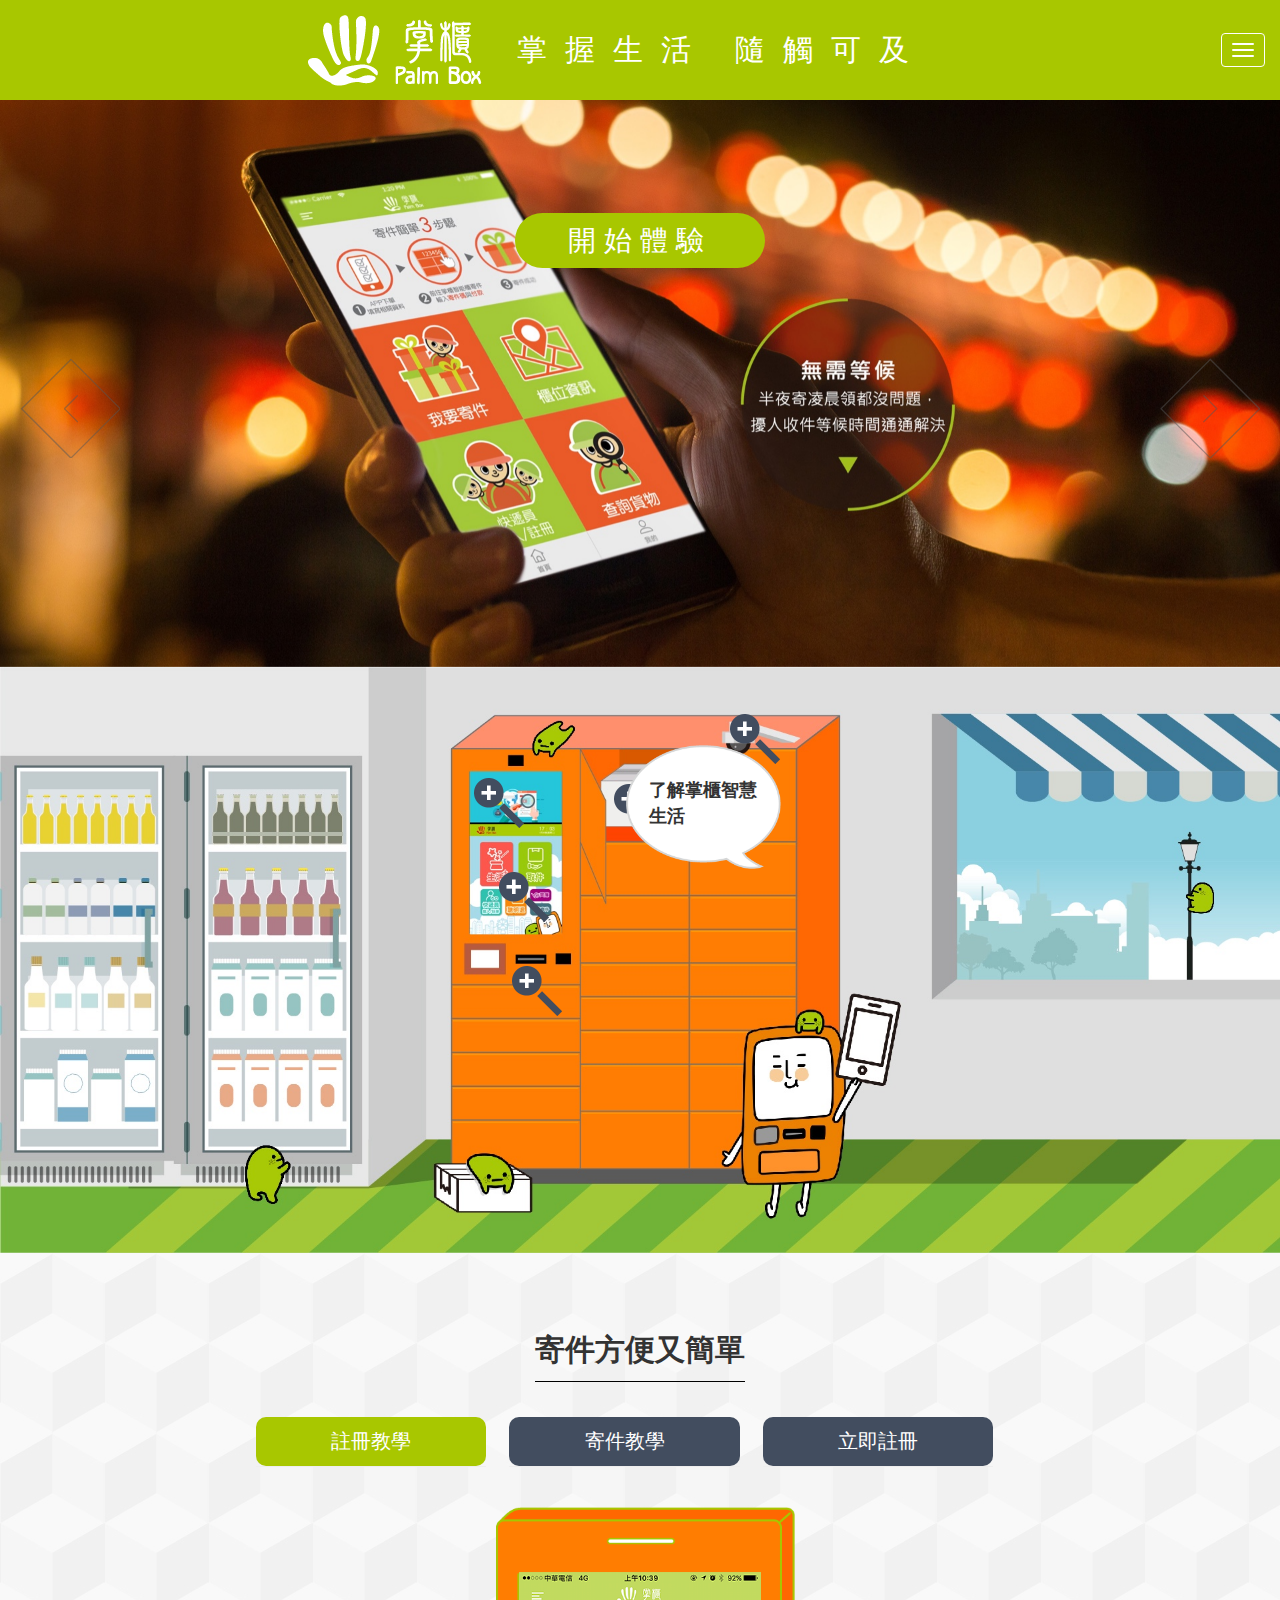
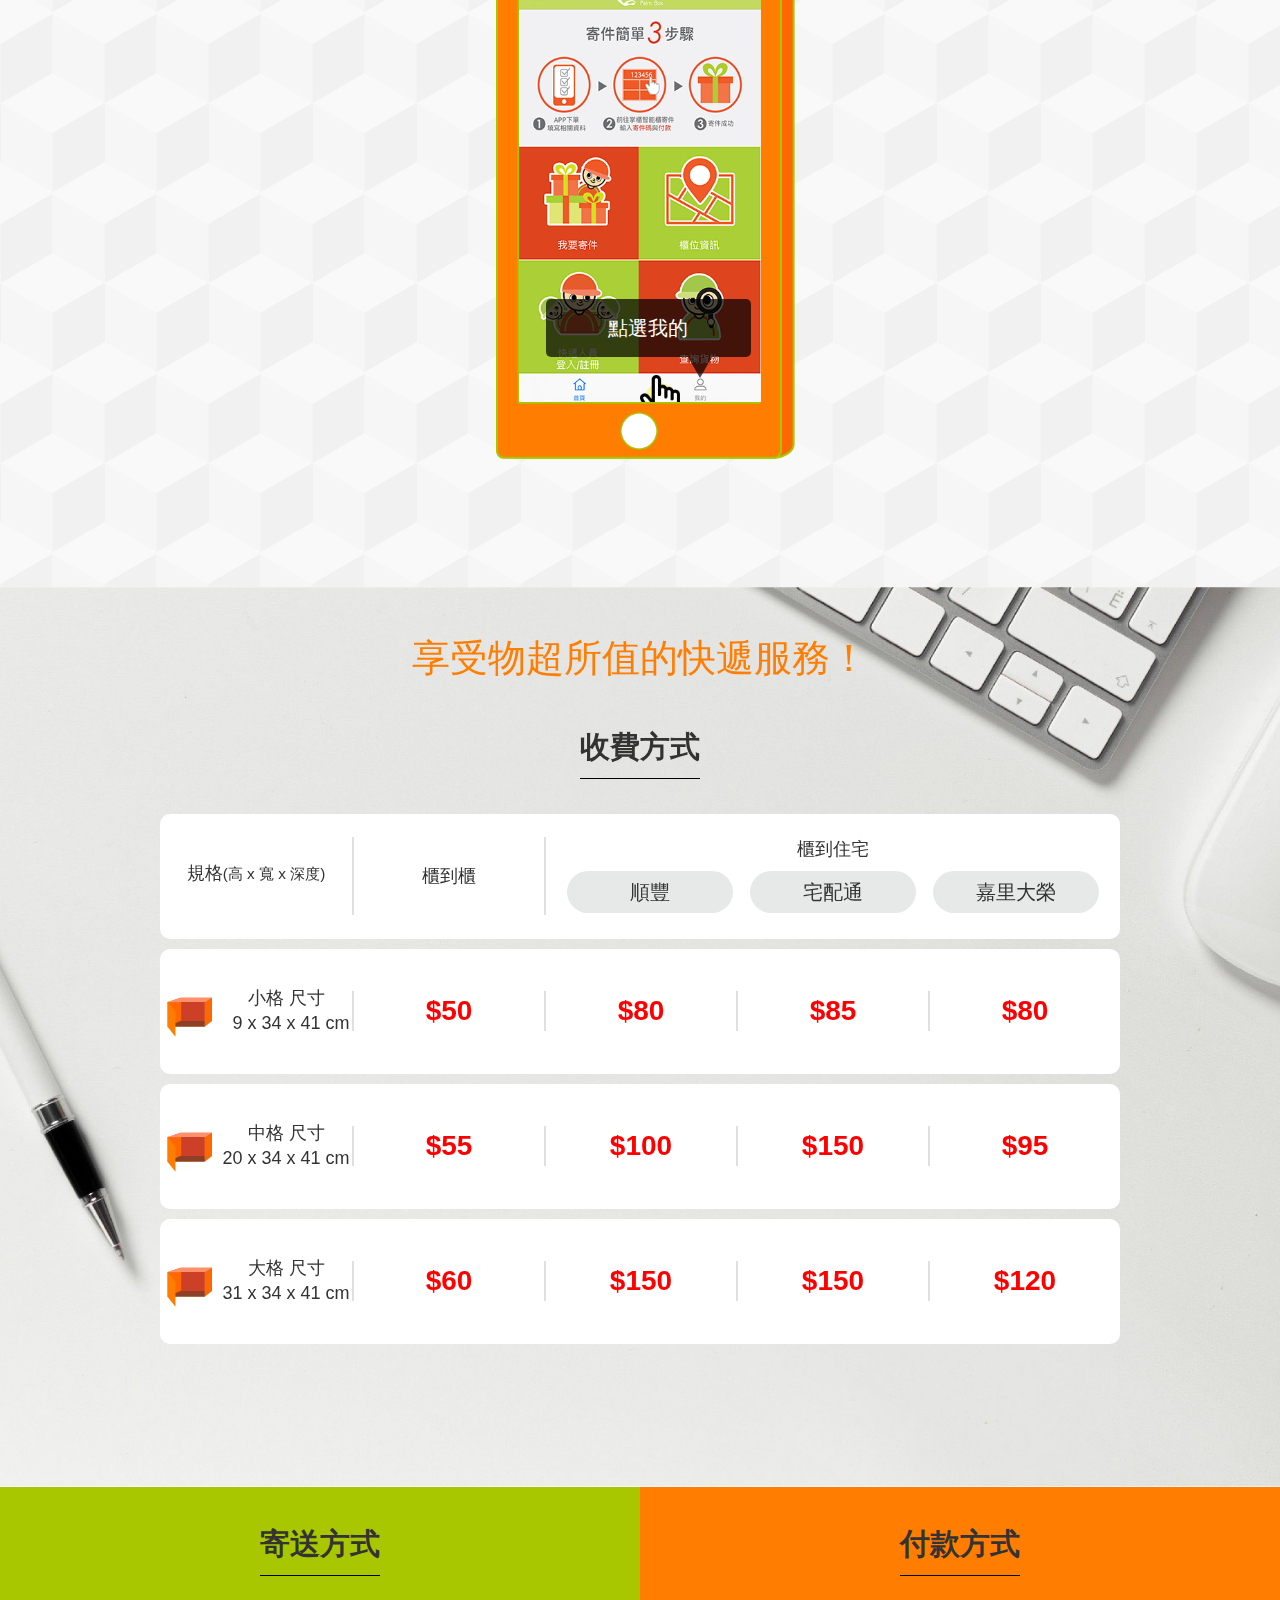
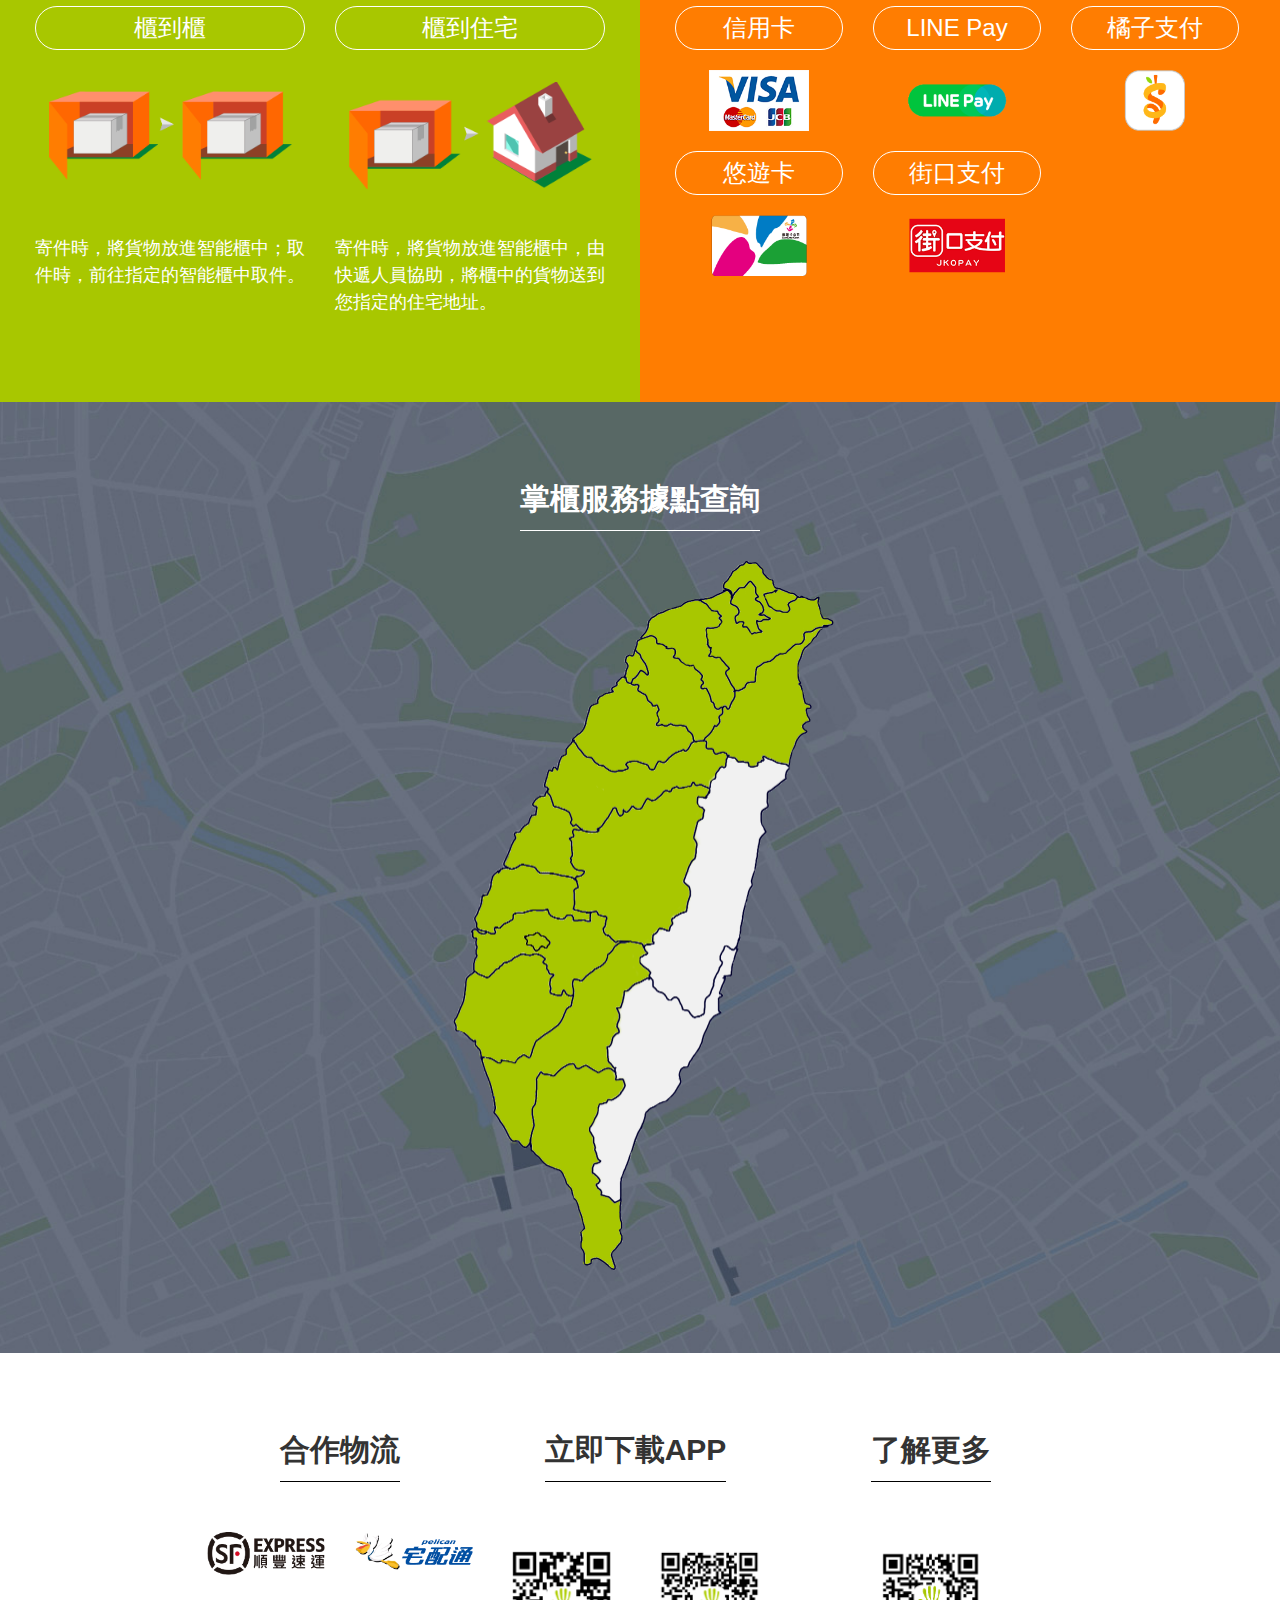
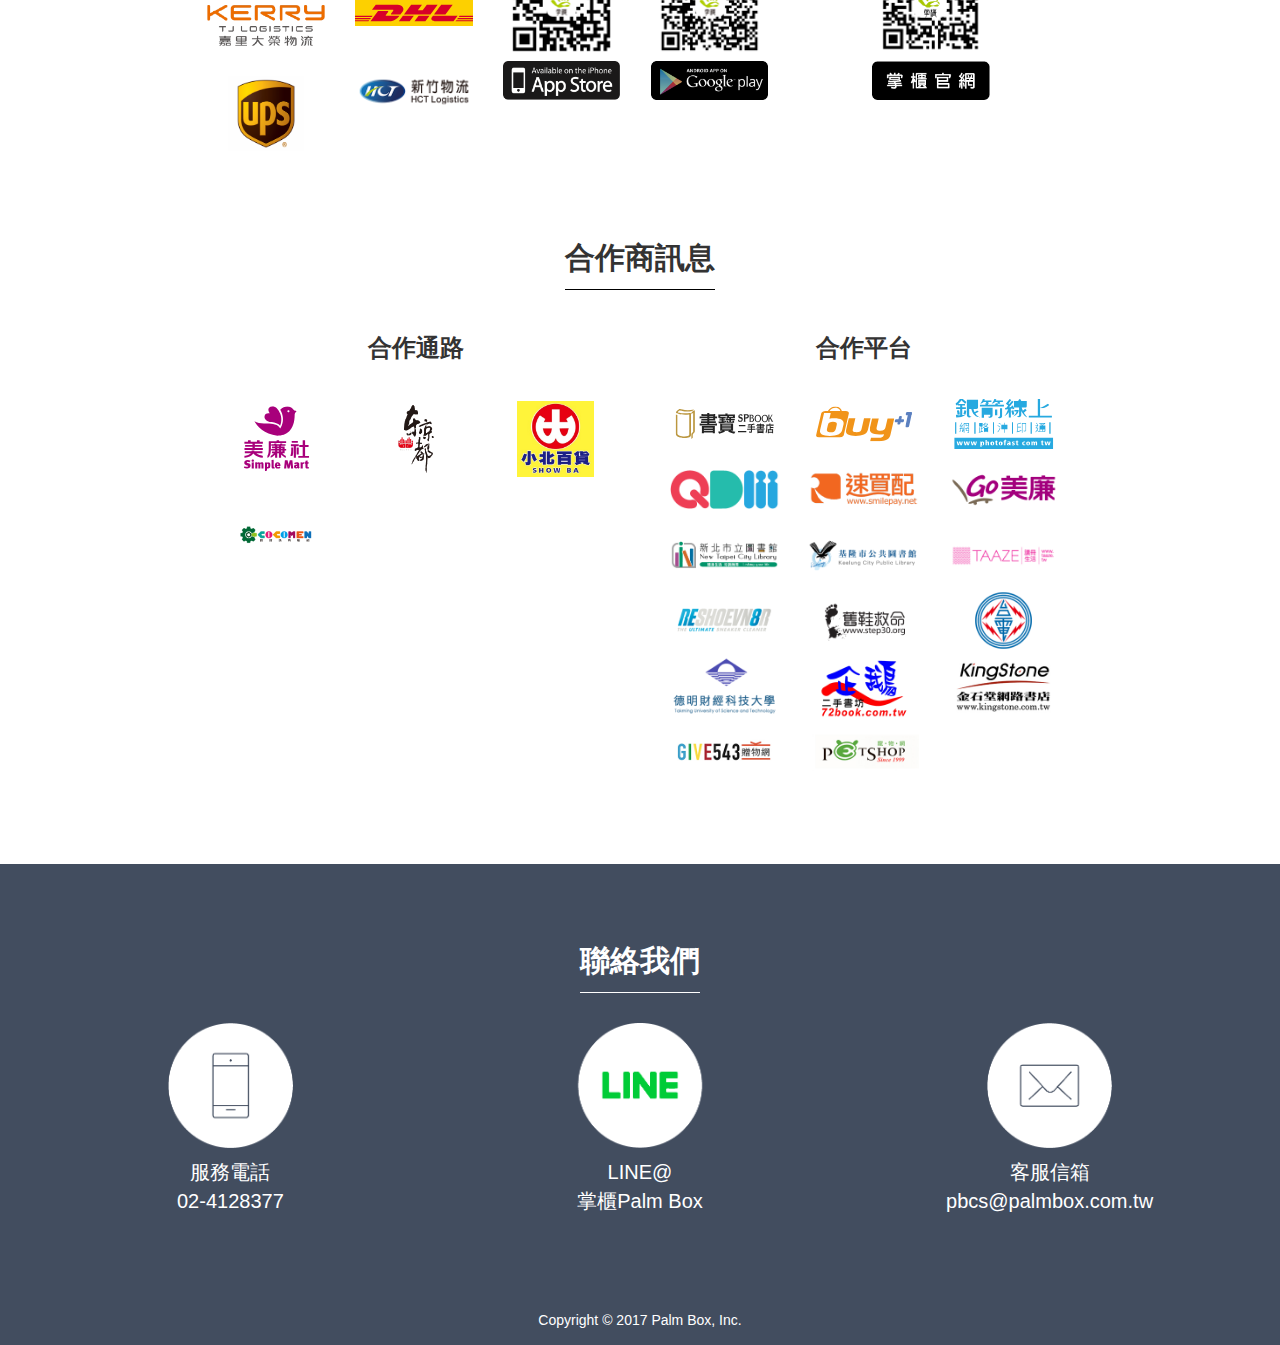
<file: index.html>
<!DOCTYPE html>
<html>
<!--
 |     |   |      ||||||||
 |      | |      |     |  |
 |       |       |    |   |
 |      |  |     |   |    |
 |     |    |     ||||||||

 Want to make this site better?  rex@ixq.com.tw
 -->

<head>
    <meta charset="utf-8" />
    <meta name="viewport" content="width=device-width, initial-scale=1">
    <meta http-equiv="X-UA-Compatible" content="IE=Edge">
    <title>掌櫃|智慧的智能櫃 -掌握生活、隨觸可及</title>
    <meta name="description" content="掌櫃智慧生活有限公司為打造最安全專業、最便利迅速的智慧配送服務網，布局於全省萊爾富門市之中，消費者不需要等待，即可取件和寄件，使用智慧安全櫃提供消費者多元便利寄取包裹的使用體驗。公司未來將致力於智慧配送服務的優化,滿足不同層面的使用者需求,並持續提升軟硬體設備,全力投入讓您體驗優質的生活服務,為配送市場注入嶄新的能量。" />
    <meta name="author" content="掌櫃" />
    <link rel="canonical" href="https://activity.palmbox.com.tw/" />
    <meta itemprop="articleSection" content="https://activity.palmbox.com.tw/" />
    <meta itemprop="url" content="https://activity.palmbox.com.tw/" />
    <link rel="canonical" href="https://activity.palmbox.com.tw/">
    <!--FB Tags-->
    <meta property="og:site_name" content="掌櫃|智慧的智能櫃 -掌握生活、隨觸可及" />
    <meta property="og:title" content="掌櫃|智慧的智能櫃 -掌握生活、隨觸可及" />
    <meta property="og:url" content="https://activity.palmbox.com.tw/" />
    <meta property="og:type" content="website" />
    <meta name="og:description" content="掌櫃智慧生活有限公司為打造最安全專業、最便利迅速的智慧配送服務網，布局於全省萊爾富門市之中，消費者不需要等待，即可取件和寄件，使用智慧安全櫃提供消費者多元便利寄取包裹的使用體驗。公司未來將致力於智慧配送服務的優化,滿足不同層面的使用者需求,並持續提升軟硬體設備,全力投入讓您體驗優質的生活服務,為配送市場注入嶄新的能量。" />
    <meta property="og:image" content="https://activity.palmbox.com.tw/images/fb.jpg" />
    <meta name="google-site-verification" content="T_ha-5g4e4lfZyiIzZz_ThVOkTsHtxpVFcNg4xXNDqs" />
    <meta name="msvalidate.01" content="21C4EDD129DA60DF61CE7364A2FB35A0" />
    <script>
        if (window.location.host === "palmbox-demo.firebaseapp.com") {
            window.location = "https://activity.palmbox.com.tw/";
        }
    </script>
    <script src="js/jquery.js"></script>
    <script src="js/bootstrap.min.js"></script>
    <script src="js/myjs.js"></script>
    <script src="js/jquery_easing_min.js"></script>
    <!--FB Tags-->

    <link href="css/bootstrap.min.css" rel="stylesheet" type="text/css">
    <link href="css/style.css?20180727" rel="stylesheet">
    <link rel="shortcut icon" type="png" href="images/favicon.png">
    <link rel="stylesheet" type="text/css" href="slick/slick.css" />
    <link rel="stylesheet" type="text/css" href="slick/slick-theme.css" />

    <!-- Google Tag Manager -->
    <script>(function (w, d, s, l, i) {
        w[l] = w[l] || []; w[l].push({
            'gtm.start':
                new Date().getTime(), event: 'gtm.js'
        }); var f = d.getElementsByTagName(s)[0],
            j = d.createElement(s), dl = l != 'dataLayer' ? '&l=' + l : ''; j.async = true; j.src =
                'https://www.googletagmanager.com/gtm.js?id=' + i + dl; f.parentNode.insertBefore(j, f);
        })(window, document, 'script', 'wis_dataLayer', 'GTM-TDZB5T2');</script>
    <!-- End Google Tag Manager -->

    <!-- Facebook Pixel Code -->
    <script>
    !function(f,b,e,v,n,t,s){if(f.fbq)return;n=f.fbq=function(){n.callMethod?
    n.callMethod.apply(n,arguments):n.queue.push(arguments)};if(!f._fbq)f._fbq=n;
    n.push=n;n.loaded=!0;n.version='2.0';n.queue=[];t=b.createElement(e);t.async=!0;
    t.src=v;s=b.getElementsByTagName(e)[0];s.parentNode.insertBefore(t,s)}(window,
    document,'script','https://connect.facebook.net/en_US/fbevents.js');
    fbq('init', '2160146017554276');
    fbq('track', 'PageView');
    </script>
    <noscript><img height=""1"" width=""1"" style=""display:none""
    src=""https://www.facebook.com/tr?id=2160146017554276&ev=PageView&noscript=1""
    /></noscript>
    <!-- DO NOT MODIFY -->
    <!-- End Facebook Pixel Code -->




</head>

<body>
<!-- Google Tag Manager (noscript) -->
<noscript>
    <iframe src="https://www.googletagmanager.com/ns.html?id=GTM-TDZB5T2" height="0" width="0" style="display:none;visibility:hidden"></iframe>
</noscript>
<!-- End Google Tag Manager (noscript) -->
    <div class="d-none">
        <div class="newsbanner">
            <div class="slider_out">
                <div class="closebtn"><img src="images/cancel-music.png" width="15" alt=""></div>
                <div class="slider">
                    <!-- <div class="slick-slide"><a target="_blank" href="https://goo.gl/gBx3t1"><img class="img-responsive" src="images/R8-FBbn.png" alt=""></a></div> -->
                    <!-- <div class="slick-slide"><a target="_blank" href="https://goo.gl/yS6ceP"><img class="img-responsive" src="images/newsbanner3.jpg" alt=""></a></div>
                    <div class="slick-slide"><a target="_blank" href="https://goo.gl/ZzbCfk"><img class="img-responsive" src="images/newsbanner1.jpg" alt=""></a></div>
                    <div class="slick-slide"><a target="_blank" href="https://goo.gl/HJEqYS"><img class="img-responsive" src="images/newsbanner4.jpg" alt=""></a></div>
                    <div class="slick-slide"><a target="_blank" href="https://goo.gl/Me64Qz"><img class="img-responsive" src="images/newsbanner5.jpg" alt=""></a></div>
                    <div class="slick-slide"><a target="_blank" href="http://www.photofast.com.tw/plamboxevent.asp"><img class="img-responsive" src="images/newsbanner2.jpg" alt=""></a></div> -->
                </div>
            </div>
        </div>
    </div>
    <div class="top" onclick="ga('send', 'event', {eventCategory: '回到最上層', eventAction: 'Click', eventLabel: '回到最上層'});">TOP</div>
    <nav class="navbar navbar-default navbar-fixed-top">
        <div class="navbar-header page-scroll">
            <button type="button" class="navbar-toggle" data-toggle="collapse" data-target="#bs-example-navbar-collapse-1" onclick="ga('send', 'event', {eventCategory: 'menu:(開啟)', eventAction: 'Click', eventLabel: 'menu:(開啟)'});">
                <span class="sr-only">Toggle navigation</span>
                <span class="icon-bar"></span>
                <span class="icon-bar"></span>
                <span class="icon-bar"></span>
            </button>
            <a class="navbar-brand page-scroll header_center" href="#page-top">
                <img class="img-responsive" src="images/logo-01.png" alt="">
                <h2 class="slogan">掌握生活 隨觸可及</h2>
            </a>
        </div>
        <div class="collapse navbar-collapse" id="bs-example-navbar-collapse-1">
            <ul class="nav text-center">
                <li>
                    <a class="page-scroll" href="#section01" onclick="ga('send', 'event', {eventCategory: 'menu:(探索掌櫃服務)', eventAction: 'Click', eventLabel: 'menu:(探索掌櫃服務)'});">探索掌櫃服務</a>
                </li>
                <li>
                    <a class="page-scroll" href="#section02" onclick="ga('send', 'event', {eventCategory: 'menu:(掌櫃APP操作說明)', eventAction: 'Click', eventLabel: 'menu:(掌櫃APP操作說明)'});">掌櫃APP操作說明</a>
                </li>
                <li>
                    <a class="page-scroll" href="#section04" onclick="ga('send', 'event', {eventCategory: 'menu:(掌櫃收費方式)', eventAction: 'Click', eventLabel: 'menu:(掌櫃收費方式)'});">掌櫃收費方式</a>
                </li>
                <li>
                    <a class="page-scroll" href="#section05" onclick="ga('send', 'event', {eventCategory: 'menu:(掌櫃寄送/付款方式)', eventAction: 'Click', eventLabel: 'menu:(掌櫃寄送/付款方式)'});">掌櫃寄送/付款方式</a>
                </li>
                <li>
                    <a class="page-scroll" href="#section06" onclick="ga('send', 'event', {eventCategory: 'menu:(掌櫃服務據點查詢)', eventAction: 'Click', eventLabel: 'menu:(掌櫃服務據點查詢)'});">掌櫃服務據點查詢</a>
                </li>
                <li>
                    <a class="page-scroll" href="#section08" onclick="ga('send', 'event', {eventCategory: 'menu:(下載掌櫃APP)', eventAction: 'Click', eventLabel: 'menu:(下載掌櫃APP)'});">下載掌櫃APP</a>
                </li>
                <li>
                    <a class="page-scroll" href="#section09" onclick="ga('send', 'event', {eventCategory: 'menu:(聯絡掌櫃)', eventAction: 'Click', eventLabel: 'menu:(聯絡掌櫃)'});">聯絡掌櫃</a>
                </li>
                <li>
                    <a class="page-scroll News" href="#" onclick="ga('send', 'event', {eventCategory: 'menu:(最新活動)', eventAction: 'Click', eventLabel: 'menu:(最新活動)'});">最新活動</a>

                </li>
            </ul>
        </div>
    </nav>
    <div class="banner">
        <div class="GOGO" onclick="ga('send', 'event', {eventCategory: '首頁Banner(立即體驗）', eventAction: 'Click', eventLabel: '首頁Banner(立即體驗）'});">開始體驗</div>
        <div id="carousel-example-generic" class="carousel slide" data-ride="carousel" data-interval="6000">
            <!-- slides -->
            <div class="carousel-inner" role="listbox">
                <div class="item active">
                    <img class="hidden-xs" src="images/banner-01.jpg">
                    <img class="hidden-lg hidden-md hidden-sm" src="images/banner_s-01.jpg">
                </div>
                <div class="item">
                    <img class="hidden-xs" src="images/banner-02.jpg">
                    <img class="hidden-lg hidden-md hidden-sm" src="images/banner_s-02.jpg">
                </div>
                <div class="item">
                    <img class="hidden-xs" src="images/banner-03.jpg">
                    <img class="hidden-lg hidden-md hidden-sm" src="images/banner_s-03.jpg">
                </div>
            </div>
            <!-- Controls -->
            <a class="left carousel-control" href="#carousel-example-generic" role="button" data-slide="prev">
                <span class="glyphicon glyphicon-chevron-left" aria-hidden="true"></span>
                <span class="sr-only">Previous</span>
            </a>
            <a class="right carousel-control" href="#carousel-example-generic" role="button" data-slide="next">
                <span class="glyphicon glyphicon-chevron-right" aria-hidden="true"></span>
                <span class="sr-only">Next</span>
            </a>
        </div>
    </div>
    <div class="section01">
        <div class="anchor" id="section01"></div>
        <div class="talk">
            <!-- <p>了解掌櫃智慧生活</p> -->
            <div>
                <p>了解掌櫃智慧生活</p>
            </div>
            <img src="images/talk-01.png" alt="">
        </div>
        <div class="bg">
            <div class="magnifier1 magnifier" data-toggle="modal" data-target="#myModal-1">
                <img src="images/magnifier-01.png" onclick="ga('send', 'event', {eventCategory: '掌櫃的服務(掌櫃如何幫您節省時間？）', eventAction: 'Click', eventLabel: '掌櫃的服務(掌櫃如何幫您節省時間？）'});" alt="">
            </div>
            <div class="magnifier2 magnifier" data-toggle="modal" data-target="#myModal-2">
                <img src="images/magnifier-01.png" onclick="ga('send', 'event', {eventCategory: '掌櫃的服務(掌櫃的付款方式）', eventAction: 'Click', eventLabel: '掌櫃的服務(掌櫃的付款方式）'});" alt="">
            </div>
            <div class="magnifier3 magnifier" data-toggle="modal" data-target="#myModal-3">
                <img src="images/magnifier-01.png" onclick="ga('send', 'event', {eventCategory: '掌櫃的服務(掌櫃如何保護您的包裹？）', eventAction: 'Click', eventLabel: '掌櫃的服務(掌櫃如何保護您的包裹？）'});" alt="">
            </div>
            <div class="magnifier4 magnifier" data-toggle="modal" data-target="#myModal-4">
                <img src="images/magnifier-01.png" onclick="ga('send', 'event', {eventCategory: '掌櫃的服務(掌櫃如何保護您的隱私？）', eventAction: 'Click', eventLabel: '掌櫃的服務(掌櫃如何保護您的隱私？）'});" alt="">
            </div>
            <div class="magnifier5 magnifier" data-toggle="modal" data-target="#myModal-5">
                <img src="images/magnifier-01.png" onclick="ga('send', 'event', {eventCategory: '掌櫃的服務(掌櫃如何增添您的生活驚喜？）', eventAction: 'Click', eventLabel: '掌櫃的服務(掌櫃如何增添您的生活驚喜？）'});" alt="">
            </div>
            <!-- 視窗內容 -->
            <div class="modal fade" id="myModal-1" tabindex="-1" role="dialog" aria-labelledby="myModalLabel" aria-hidden="true">
                <div class="modal-dialog">
                    <div class="modal-content">
                        <div class="modal-header">
                            <!-- 右上的叉叉 -->
                            <button type="button" class="close" data-dismiss="modal"><span aria-hidden="true">&times;</span><span class="sr-only">Close</span></button>
                            <h4 class="modal-title" id="myModalLabel">掌櫃如何幫您節省時間？</h4>
                        </div>
                        <div class="modal-body">
                            不必在家癡癡等待快遞員的到來，馬上搜尋附近櫃位，30秒內即可完成寄件或取件！
                        </div>
                    </div>
                </div>
            </div>
            <div class="modal fade" id="myModal-2" tabindex="-1" role="dialog" aria-labelledby="myModalLabel" aria-hidden="true">
                <div class="modal-dialog">
                    <div class="modal-content">
                        <div class="modal-header">
                            <!-- 右上的叉叉 -->
                            <button type="button" class="close" data-dismiss="modal"><span aria-hidden="true">&times;</span><span class="sr-only">Close</span></button>
                            <h4 class="modal-title" id="myModalLabel">掌櫃的付款方式</h4>
                        </div>
                        <div class="modal-body">
                            <div class="Icon">
                                <img src="images/section01_icon-01.png" alt="">
                                <img src="images/section01_icon-02.png" alt="">
                                <img src="images/section01_icon-03.png" alt="">
                                <img src="images/section01_icon-04.png" alt="">
                            </div>
                            <p>多元支付，結帳快速又方便！</p>
                        </div>
                    </div>
                </div>
            </div>
            <div class="modal fade" id="myModal-3" tabindex="-1" role="dialog" aria-labelledby="myModalLabel" aria-hidden="true">
                <div class="modal-dialog">
                    <div class="modal-content">
                        <div class="modal-header">
                            <!-- 右上的叉叉 -->
                            <button type="button" class="close" data-dismiss="modal"><span aria-hidden="true">&times;</span><span class="sr-only">Close</span></button>
                            <h4 class="modal-title" id="myModalLabel">掌櫃如何保護您的包裹？</h4>
                        </div>
                        <div class="modal-body">
                            24小時監視器，保障您的貨物安全！
                        </div>
                    </div>
                </div>
            </div>
            <div class="modal fade" id="myModal-4" tabindex="-1" role="dialog" aria-labelledby="myModalLabel" aria-hidden="true">
                <div class="modal-dialog">
                    <div class="modal-content">
                        <div class="modal-header">
                            <!-- 右上的叉叉 -->
                            <button type="button" class="close" data-dismiss="modal"><span aria-hidden="true">&times;</span><span class="sr-only">Close</span></button>
                            <h4 class="modal-title" id="myModalLabel">掌櫃如何保護您的隱私？</h4>
                        </div>
                        <div class="modal-body">
                            <div class="Icon">
                                <img src="images/Screen Shot 2017-06-13 at 16.40.30.png" alt="">
                                <img src="images/smartphone.png" alt="">
                            </div>
                            <p>只有透過你的手機收取「序號」，即可自行寄件或取件，不需經由其他人，保障您的隱私權！</p>
                        </div>
                    </div>
                </div>
            </div>
            <div class="modal fade" id="myModal-5" tabindex="-1" role="dialog" aria-labelledby="myModalLabel" aria-hidden="true">
                <div class="modal-dialog">
                    <div class="modal-content">
                        <div class="modal-header">
                            <!-- 右上的叉叉 -->
                            <button type="button" class="close" data-dismiss="modal"><span aria-hidden="true">&times;</span><span class="sr-only">Close</span></button>
                            <h4 class="modal-title" id="myModalLabel">掌櫃如何增添您的生活驚喜？</h4>
                        </div>
                        <div class="modal-body">
                            <div class="Icon">
                                <img src="images/spot-01.png" alt="">
                                <img src="images/delivery-truck.png" alt="">
                                <img src="images/spot-02.png" alt="">
                            </div>
                            <p>A地寄件、B地取件，縮短彼此間的距離，傳遞生活中的驚喜！</p>
                        </div>
                    </div>
                </div>
            </div>
        </div>
    </div>
    <div class="anchor" id="section02"></div>
    <div class="section02">
        <h3>寄件方便又簡單</h3>
        <div class="bg">
            <div id="mainTab" class="app">
                <div>
                    <ul class="nav nav-tabs">
                        <li class="TAB0 active"><a href="#" onclick="ga('send', 'event', {eventCategory: '寄件方便又簡單(註冊按鈕）', eventAction: 'Click', eventLabel: '寄件方便又簡單(註冊按鈕）'});">註冊教學</a></li>
                        <li class="TAB1"><a href="#" onclick="ga('send', 'event', {eventCategory: '寄件方便又簡單(寄件按鈕）', eventAction: 'Click', eventLabel: '寄件方便又簡單(寄件按鈕）'});">寄件教學</a></li>
                        <li> <a href="https://www.palmbox.com.tw/login.html" target="_blank">立即註冊</a></li>
                    </ul>
                    <div class="tab-content">
                        <div class="BOXS" id="BOX1">
                            <div class="registered">
                                <div class="page">
                                    <div class="step1 step">點選我的<i class="triangle"></i></div>
                                    <img src="images/registered01.png" class="img-responsive">
                                    <div class="tip tip0"><img src="images/clicker-01.png" onclick="ga('send', 'event', {eventCategory: '註冊(第一步驟：點選我的）', eventAction: 'Click', eventLabel: '註冊(第一步驟：點選我的）'});" alt="">
                                        <div class="click_style"></div>
                                    </div>
                                </div>
                                <div class="page">
                                    <div class="step2 step">點選我要註冊<i class="triangle"></i></div>
                                    <img src="images/registered02.png" class="img-responsive">
                                    <div class="back01"></div>
                                    <div class="tip tip8"><img src="images/clicker-01.png" onclick="ga('send', 'event', {eventCategory: '註冊(第二步驟：點選我要註冊）', eventAction: 'Click', eventLabel: '註冊(第二步驟：點選我要註冊）'});" alt="">
                                        <div class="click_style"></div>
                                    </div>
                                </div>
                                <div class="page">
                                    <div class="step3 step"><i class="triangle"></i>輸入手機號碼，點選下一步</div>
                                    <img src="images/registered03.png" class="img-responsive">
                                    <div class="back01"></div>
                                    <div class="INDEX"></div>
                                    <div class="tip tip2"><img src="images/clicker-01.png" onclick="ga('send', 'event', {eventCategory: '註冊(第三步驟：輸入手機號碼，點選下一步）', eventAction: 'Click', eventLabel: '註冊(第三步驟：輸入手機號碼，點選下一步）'});" alt="">
                                        <div class="click_style"></div>
                                    </div>
                                </div>
                                <div class="page">
                                    <div class="step4 step">輸入簡訊驗證碼，註冊成功，請繼續操作
                                        <div class="BOX2_btn" onclick="ga('send', 'event', {eventCategory: '註冊(第四步驟完成：輸入簡訊驗證碼，註冊成功，請繼續操作）', eventAction: 'Click', eventLabel: '註冊(第四步驟完成：輸入簡訊驗證碼，註冊成功，請繼續操作）'});">寄件</div>
                                    </div>
                                    <img src="images/registered04.png" class="img-responsive">
                                    <div class="back01"></div>
                                </div>
                            </div>
                        </div>
                        <div class="BOXS" id="BOX2">
                            <div class="post">
                                <div class="page">
                                    <div class="step5 step"><i class="triangle"></i>點選我要寄件</div>
                                    <img src="images/registered01.png" class="img-responsive">
                                    <div class="tip_post tip1"><img src="images/clicker-01.png" onclick="ga('send', 'event', {eventCategory: '寄件(第一步驟：點選我要寄件）', eventAction: 'Click', eventLabel: '寄件(第一步驟：點選我要寄件）'});" alt="">
                                        <div class="click_style"></div>
                                    </div>
                                </div>
                                <div class="page">
                                    <div class="step6 step"><i class="triangle"></i>選擇取貨方式</div>
                                    <img class="img-responsive" src="images/post02.png">
                                    <div class="back02"></div>
                                    <div class="tip_post tip4"><img src="images/clicker-01.png" onclick="ga('send', 'event', {eventCategory: '寄件(第二步驟：選擇取貨方式）', eventAction: 'Click', eventLabel: '寄件(第二步驟：選擇取貨方式）'});" alt="">
                                        <div class="click_style"></div>
                                    </div>
                                </div>
                                <div class="page">
                                    <div class="step7 step"><i class="triangle"></i>選擇溫層方式</div>
                                    <img class="img-responsive" src="images/post03.png">
                                    <div class="back02"></div>
                                    <div class="tip_post tip4"><img src="images/clicker-01.png" onclick="ga('send', 'event', {eventCategory: '寄件(第三步驟：選擇溫層方式）', eventAction: 'Click', eventLabel: '寄件(第三步驟：選擇溫層方式）'});" alt="">
                                        <div class="click_style"></div>
                                    </div>
                                </div>
                                <div class="page">
                                    <div class="step7 step"><i class="triangle"></i>選擇櫃門大小</div>
                                    <img class="img-responsive" src="images/post04.png">
                                    <div class="back02"></div>
                                    <div class="tip_post tip4"><img src="images/clicker-01.png" onclick="ga('send', 'event', {eventCategory: '寄件(第四步驟：選擇櫃門大小）', eventAction: 'Click', eventLabel: '寄件(第四步驟：選擇櫃門大小）'});" alt="">
                                        <div class="click_style"></div>
                                    </div>
                                </div>
                                <div class="page">
                                    <div class="step8 step"><i class="triangle"></i>填寫寄件人資訊</div>
                                    <img class="img-responsive" src="images/post05.png">
                                    <div class="back02"></div>
                                    <div class="tip_post tip5"><img src="images/clicker-01.png" onclick="ga('send', 'event', {eventCategory: '寄件(第五步驟：填寫寄件人資訊）', eventAction: 'Click', eventLabel: '寄件(第五步驟：填寫寄件人資訊）'});" alt="">
                                        <div class="click_style"></div>
                                    </div>
                                </div>
                                <div class="page">
                                    <div class="step9 step"><i class="triangle"></i>填寫收件人資訊</div>
                                    <img class="img-responsive" src="images/post06.png">
                                    <div class="back02"></div>
                                    <div class="tip_post tip6"><img src="images/clicker-01.png" onclick="ga('send', 'event', {eventCategory: '寄件(第六步驟：填寫收件人資訊）', eventAction: 'Click', eventLabel: '寄件(第六步驟：填寫收件人資訊）'});" alt="">
                                        <div class="click_style"></div>
                                    </div>
                                </div>
                                <div class="page">
                                    <div class="step10 step"><i class="triangle"></i>選擇發票方式</div>
                                    <img class="img-responsive" src="images/post07.png">
                                    <div class="back02"></div>
                                    <div class="tip_post tip7"><img src="images/clicker-01.png" onclick="ga('send', 'event', {eventCategory: '寄件(第七步驟：選擇發票方式）', eventAction: 'Click', eventLabel: '寄件(第七步驟：選擇發票方式）'});" alt="">
                                        <div class="click_style"></div>
                                    </div>
                                </div>
                                <div class="page">
                                    <div class="step11 step"><i class="triangle"></i>下單完成，取得寄件碼</div>
                                    <img class="img-responsive" src="images/post08.png">
                                    <div class="back02"></div>
                                    <div class="tip_post tip3"><img src="images/clicker-01.png" onclick="ga('send', 'event', {eventCategory: '寄件(第八步驟完成：下單完成，取得寄件碼）', eventAction: 'Click', eventLabel: '寄件(第八步驟完成：下單完成，取得寄件碼）'});" alt="">
                                        <div class="click_style"></div>
                                    </div>
                                </div>
                                <div class="page">
                                    <div class="step4 step">寄件成功，訂單進行中</div>
                                    <img class="img-responsive" src="images/post09.png">
                                    <div class="back02"></div>
                                </div>
                            </div>
                        </div>
                        <img class="phone" src="images/phone-01.png" alt="">
                    </div>
                </div>
            </div>
        </div>
    </div>
    <div class="section04">
        <div class="anchor" id="section04"></div>
        <div class="bg">
            <h3 class="title_b">享受物超所值的快遞服務！</h3>
            <h3>收費方式</h3>
            <div class="tableBox">
                <!-- <p class="text-center"><red>【優惠訊息】</red> 即日起，寄件運費最低<span class="price">$35</span>起！<small>(最終以櫃機付款畫面之金額為主)</small></p> -->
                <ul>
                    <li class="size" style="width:20%">規格<small>(高 x 寬<br class="hidden-lg hidden-sm hidden-md"> x 深度)</small></li>
                    <li style="width:20%">櫃到櫃</li>
                    <li style="width:60%">
                        櫃到住宅
                        <ul class="tableBox_sec">
                            <li>順豐</li>
                            <li>宅配通</li>
                            <li>嘉里大榮</li>
                        </ul>
                    </li>
                </ul>
                <ul>
                    <li>
                        <img src="images/tableBox_icon-01.png" alt="">
                        <div class="txt">小格
                            <br class="hidden-lg hidden-sm hidden-md">尺寸<span>&nbsp;&nbsp;9 x 34<br class="hidden-lg hidden-sm hidden-md"> x 41 cm</span></div>
                    </li>
                    <li><span class="price">$50</span>
                        <!-- <span>原價 $50</span> --></li>
                    <li><span class="price">$80</span>
                        <!-- <span>原價 $80</span> --></li>
                    <li><span class="price">$85</span>
                        <!-- <span>原價 $85</span> --></li>
                    <li><span class="price">$80</span>
                        <!-- <span>原價 $80</span> --></li>
                </ul>
                <ul>
                    <li>
                        <img src="images/tableBox_icon-01.png" alt="">
                        <div class="txt">中格
                            <br class="hidden-lg hidden-sm hidden-md">尺寸<span>20 x 34<br class="hidden-lg hidden-sm hidden-md"> x 41 cm</span></div>
                    </li>
                    <li><span class="price">$55</span>
                        <!-- <span>原價 $55</span> --></li>
                    <li><span class="price">$100</span>
                        <!-- <span>原價 $100</span> --></li>
                    <li><span class="price">$150</span>
                        <!-- <span>原價 $150</span> --></li>
                    <li><span class="price">$95</span>
                        <!-- <span>原價 $95</span> --></li>
                </ul>
                <ul>
                    <li>
                        <img src="images/tableBox_icon-01.png" alt="">
                        <div class="txt">大格
                            <br class="hidden-lg hidden-sm hidden-md">尺寸<span>31 x 34<br class="hidden-lg hidden-sm hidden-md"> x 41 cm</span></div>
                    </li>
                    <li><span class="price">$60</span>
                        <!-- <span>原價 $60</span> --></li>
                    <li><span class="price">$150</span>
                        <!-- <span>原價 $150</span> --></li>
                    <li><span class="price">$150</span>
                        <!-- <span>原價 $150</span> --></li>
                    <li><span class="price">$120</span>
                        <!-- <span>原價 $120</span> --></li>
                </ul>
            </div>
        </div>
    </div>
    <div class="anchor" id="section05"></div>
    <div class="section05">
        <div class="box">
            <h3>寄送方式</h3>
            <div class="col-md-6 col-sm-6">
                <h5>櫃到櫃</h5>
                <img class="img-responsive" src="images/send-01.png" alt="">
                <p>寄件時，將貨物放進智能櫃中；取件時，前往指定的智能櫃中取件。</p>
            </div>
            <p class="hidden-lg hidden-md hidden-sm">&nbsp;</p>
            <div class="col-md-6 col-sm-6">
                <h5>櫃到住宅</h5>
                <img class="img-responsive" src="images/send-02.png" alt="">
                <p>寄件時，將貨物放進智能櫃中，由快遞人員協助，將櫃中的貨物送到您指定的住宅地址。</p>
            </div>
        </div>
        <div class="box">
            <h3>付款方式</h3>
            <div class="col-md-6 col-sm-6 w33">
                <h5>信用卡</h5>
                <img class="img-responsive" src="images/card-01.png"  alt="掌櫃付款方式：信用卡">
            </div>
            <div class="col-md-6 col-sm-6 w33">
                <h5>LINE Pay</h5>
                <img class="img-responsive" src="images/line_pay-01.png" alt="掌櫃付款方式：LINE PAY">
            </div>
            <div class="col-md-6 col-sm-6 w33">
                <h5>橘子支付</h5>
                <img class="img-responsive" src="images/orange-01.png" alt="掌櫃付款方式：橘子支">
            </div>
            <div class="col-md-6 col-sm-6 w33">
                <h5>悠遊卡</h5>
                <img class="img-responsive" src="images/card-02.png" alt="">
            </div>
            <div class="col-md-6 col-sm-6 w33">
                <h5>街口支付</h5>
                <img class="img-responsive" src="images/jkopay.png" alt="掌櫃付款方式：街口支付">
            </div>           
        </div>
    </div>
    <div class="section06">
        <div class="anchor" id="section06"></div>
        <div class="bg">
            <h3>掌櫃服務據點查詢</h3>
            <div class="map center-block">
                <a target="blank" href="https://www.palmbox.com.tw/map" onclick="ga('send', 'event', {eventCategory: '服務據點查詢', eventAction: 'Click', eventLabel: '服務據點查詢'});"><img src="images/map-01.png" alt="掌櫃服務據點包含了全省萊爾富門市"></a>
            </div>
        </div>
    </div>
    <!-- <div class="section07">
        <h3>即將上線服務</h3>
        <ul class="ICON">
            <li>
                <div class="icon"><span></span></div>
                <p>悠遊卡輕鬆付款</p>
            </li>
            <li>
                <div class="icon"><span></span></div>
                <p>電商平台寄收服務</p>
            </li>
            <li>
                <div class="icon"><span></span></div>
                <p>冷藏冷凍寄件服務</p>
            </li>
        </ul>
    </div> -->
    <div class="section08">
        <div class="anchor" id="section08"></div>
        <ul>
            <li>
                <h3>合作物流</h3>
                <div class="col-md-6 col-sm-6 col-xs-6">
                    <a target="blank" href="http://www.sf-express.com/tw/tc/express/tw-delivery/zgfw.html">
                        <img class="img-responsive" src="images/transport-02.png" alt="合作物流：順豐貨運">
                    </a>
                    <a target="blank" href="https://www.kerrytj.com/zh/press/news_detail.aspx?Id=45">
                        <img class="img-responsive" src="images/transport-03.png" alt="合作物流：嘉里大榮貨運">
                    </a>
                    <a target="blank" href="http://bit.ly/2qHBIz1">
                        <img class="img-responsive w-60" src="images/UPS_Shield_100316_4C.png" alt="合作物流：UPS">
                    </a>
                </div>
                <div class="col-md-6 col-sm-6 col-xs-6">
                    <a target="blank" href="https://www.e-can.com.tw/serviceNormalTemp.aspx?id=1&sys_id=18">
                        <img class="img-responsive" src="images/transport-01.png" alt="合作物流：宅配通">
                    </a>
                    <a target="blank" href="https://goo.gl/5Y7A72">
                        <img class="img-responsive" src="images/DHL.svg" alt="合作物流：DHL">
                    </a>
                    <a target="blank" href="https://www.hct.com.tw/">
                        <img class="img-responsive" src="images/hct.png" alt="合作物流：新竹物流">
                    </a>
                </div>

            </li>
            <li>
                <h3>立即下載APP</h3>
                <div class="col-md-6 col-sm-6">
                    <a target="blank" href="https://uus68.app.goo.gl/u9DC" onclick="ga('send', 'event', {eventCategory: '立即下載APP(iOS)', eventAction: 'Click', eventLabel: '立即下載APP(iOS)'});"><img class="img-responsive center-block qrcode" src="images/img_qrcode-ios.png" alt="">
                        <img class="img-responsive center-block logoIcon" src="images/img_download-ios.png" alt=""></a>
                </div>
                <div class="col-md-6 col-sm-6">
                    <a target="blank" href="https://uus68.app.goo.gl/8KTE" onclick="ga('send', 'event', {eventCategory: '立即下載APP(Android)', eventAction: 'Click', eventLabel: '立即下載APP(Android)'});"><img class="img-responsive center-block qrcode" src="images/img_qrcode-android.png" alt="">
                        <img class="img-responsive center-block logoIcon" src="images/img_download-android.png" alt=""></a>
                </div>
            </li>
            <li>
                <h3>了解更多</h3>
                <div class="col-md-6 col-md-offset-3 col-sm-6 col-sm-offset-3">
                    <a target="blank" href="http://a.ixq.com.tw/2ht7nSE" onclick="ga('send', 'event', {eventCategory: '了解更多(官網)', eventAction: 'Click', eventLabel: '了解更多(官網)'});"><img class="img-responsive center-block qrcode" src="images/img_qrcode-website.png" alt="">
                        <img class="img-responsive center-block logoIcon" src="images/img_download-01.png" alt=""></a>
                </div>
            </li>
        </ul>
    </div>
    <div class="section00">
        <div class="anchor" id="section00"></div>
        <h3>合作商訊息</h3>
        <div class="col-sm-6 box img-box">
            <h4 class="text-center">合作通路</h4>
            <!--             <div class="col-sm-4 col-xs-6">
                <a target="_blank" href="http://www.hilife.com.tw/"><img class="img-responsive center-block" src="images/hi-life.svg" alt=""></a>
            </div> -->
            <div class="col-sm-4 col-xs-6">
                <a target="_blank" href="http://www.simplemart.com.tw/"><img class="img-responsive center-block" src="images/simplemart.svg" alt=""></a>
            </div>
            <div class="col-sm-4 col-xs-6">
                <a target="_blank" href="http://www.tokyonet.com.tw/"><img class="img-responsive center-block" src="images/tokyo.svg" alt=""></a>
            </div>
            <div class="col-sm-4 col-xs-6">
                <a target="_blank" href="https://goo.gl/3mbtne"><img class="img-responsive center-block" src="images/north.jpg" alt=""></a>
            </div>
            <div class="col-sm-4 col-xs-6">
                <a target="_blank" href="http://www.cocomen-iot.com/"><img class="img-responsive center-block" src="images/cocomen.png" alt=""></a>
            </div>            
        </div>
        <div class="col-sm-6 box m-0">
            <h4 class="text-center">合作平台</h4>
            <div class="col-sm-4 col-xs-6">
                <a target="_blank" href="https://www.spbook.com.tw/"><img class="img-responsive center-block" src="images/spbook.svg" alt=""></a>
            </div>
            <div class="col-sm-4 col-xs-6">
                <a target="_blank" href="https://buyplus1.com.tw/web/"><img class="img-responsive center-block" src="images/buy.svg" alt=""></a>
            </div>
            <div class="col-sm-4 col-xs-6">
                <a target="_blank" href="http://www.photofast.com.tw/QA2.asp"><img class="img-responsive center-block" src="images/photofast.svg" alt=""></a>
            </div>
            <div class="col-sm-4 col-xs-6">
                <a target="_blank" href="https://qdm.tw/"><img class="img-responsive center-block" src="images/QDM_logo.png" alt=""></a>
            </div>
            <div class="col-sm-4 col-xs-6">
                <a target="_blank" href="http://www.smilepay.net/"><img class="img-responsive center-block" src="images/smilepay_logo.png" alt=""></a>
            </div>
            <div class="col-sm-4 col-xs-6">
                <a target="_blank" href="http://gomart.palmbox.com.tw:11180/"><img class="img-responsive center-block" src="images/gomart.png" alt=""></a>
            </div>
            <div class="col-sm-4 col-xs-6">
                <a target="_blank" href="http://www.library.ntpc.gov.tw/htmlcnt/ecce0c96ab6041e49ab2b7b9ef2c9c34"><img class="img-responsive center-block" src="images/NTCL.svg" alt=""></a>
            </div>
            <div class="col-sm-4 col-xs-6">
                <a target="_blank" href="http://kllib.klccab.gov.tw/newsList_detail.cfm?&cr=1"><img class="img-responsive center-block" src="images/KCPL.svg" alt=""></a>
            </div>
            <div class="col-sm-4 col-xs-6">
                <a target="_blank" href="https://goo.gl/bNJW3a"><img class="img-responsive center-block" src="images/taaze.png" alt=""></a>
            </div>
            <div class="col-sm-4 col-xs-6">
                <a target="_blank" href="https://r8center.reshoevn8r.com.tw"><img class="img-responsive center-block" src="images/reshoevn8r.png" alt=""></a>
            </div>

            <!-- 新增logo -->
            <div class="col-sm-4 col-xs-6">
                <a target="_blank" href="https://www.step30.org/"><img class="img-responsive center-block" src="images/step30.png" alt=""></a>
            </div>
            <div class="col-sm-4 col-xs-6">
                <a target="_blank" href="https://goo.gl/U5tavs"><img class="img-responsive center-block" src="images/taipower.png" alt=""></a>
            </div>
            <div class="col-sm-4 col-xs-6">
                <a target="_blank" href="http://www.takming.edu.tw/lib/htm/palmbox.html"><img class="img-responsive center-block" src="images/takming.png" alt=""></a>
            </div>
            <div class="col-sm-4 col-xs-6 ">
                <a target="_blank" href="https://72book.com.tw/"><img class="img-responsive center-block" src="images/72book.png" alt=""></a>
            </div>

            <div class="col-sm-4 col-xs-6">
                <a target="_blank" href="https://www.kingstone.com.tw/event/1808_mktpb/pb.asp"><img class="img-responsive center-block" src="images/kingstone.jpg" alt=""></a>
            </div>

            <div class="col-sm-4 col-xs-6">
                <a target="_blank" href="https://www.give543.com/palmboxusage"><img class="img-responsive center-block" src="images/give543.jpg" alt=""></a>
            </div>

            <div class="col-sm-4 col-xs-6 d-flex">
                <a target="_blank" href="http://www.petshop.com.tw/web/view.asp?id=14"><img class="img-responsive center-block" src="images/petshop.jpg" alt=""></a>
            </div>


        </div>
    </div>
    <div class="section09">
        <div class="anchor" id="section09"></div>
        <h3>聯絡我們</h3>
        <ul class="contact">
            <li class="col-md-4 col-sm-4">
                <img class="img-responsive center-block" src="images/contact-01.png" alt="掌櫃官方客服電話">
                <div class="txt text-center">服務電話
                    <br>02-4128377</div>
            </li>
            <li class="col-md-4 col-sm-4">
                <a target="blank" href="http://a.ixq.com.tw/2sAumM0" onclick="ga('send', 'event', {eventCategory: '聯絡我們(掌櫃官方LINE)', eventAction: 'Click', eventLabel: '聯絡我們(掌櫃官方LINE)'});">
                    <img class="img-responsive center-block" src="images/contact-02.png" alt="掌櫃官方LINE">
                    <div class="txt text-center">LINE@
                        <br>掌櫃Palm Box</div>
                </a>
            </li>
            <li class="col-md-4 col-sm-4">
                <a target="blank" href="mailto:pbcs@palmbox.com.tw">
                    <img class="img-responsive center-block" src="images/contact-03.png" alt="掌櫃官方客服信箱">
                    <div class="txt text-center">客服信箱
                        <br>pbcs@palmbox.com.tw</div>
                </a>
            </li>
        </ul>
    </div>
    <div class="footer">
        Copyright © 2017 Palm Box, Inc.
    </div>
    <!-- 為了移動滑順 -->
    <script src="js/agency.js"></script>
    <script src="js/jquery.cookie.js"></script>
    <script type="text/javascript" src="slick/slick.min.js"></script>
    <script type="application/ld+json">
        {
            "@context": "http://schema.org",
            "@id": "https://activity.palmbox.com.tw/#webpage",
            "@type": "WebPage",
            "url": "https://activity.palmbox.com.tw/",
            "name": "掌櫃"
        }
    </script>
    <script type="application/ld+json">
        {
            "@context": "http://schema.org",
            "@id": "https://activity.palmbox.com.tw/#organization",
            "@type": "Organization",
            "name": "掌櫃",
            "url": "https://activity.palmbox.com.tw/",
            "logo": "https://activity.palmbox.com.tw/images/LOGO.png",
            "contactPoint": [{
                "@type": "ContactPoint",
                "telephone": "+88602-4128377",
                "contactType": "sales",
                "areaServed": ["TW"]
            }],
            "sameAs": [
                "https://www.palmbox.com.tw",
                "https://www.facebook.com/tw.PalmBox/",
                "https://activity.palmbox.com.tw/"
            ]
        }
    </script>
</body>

</html>
</file>
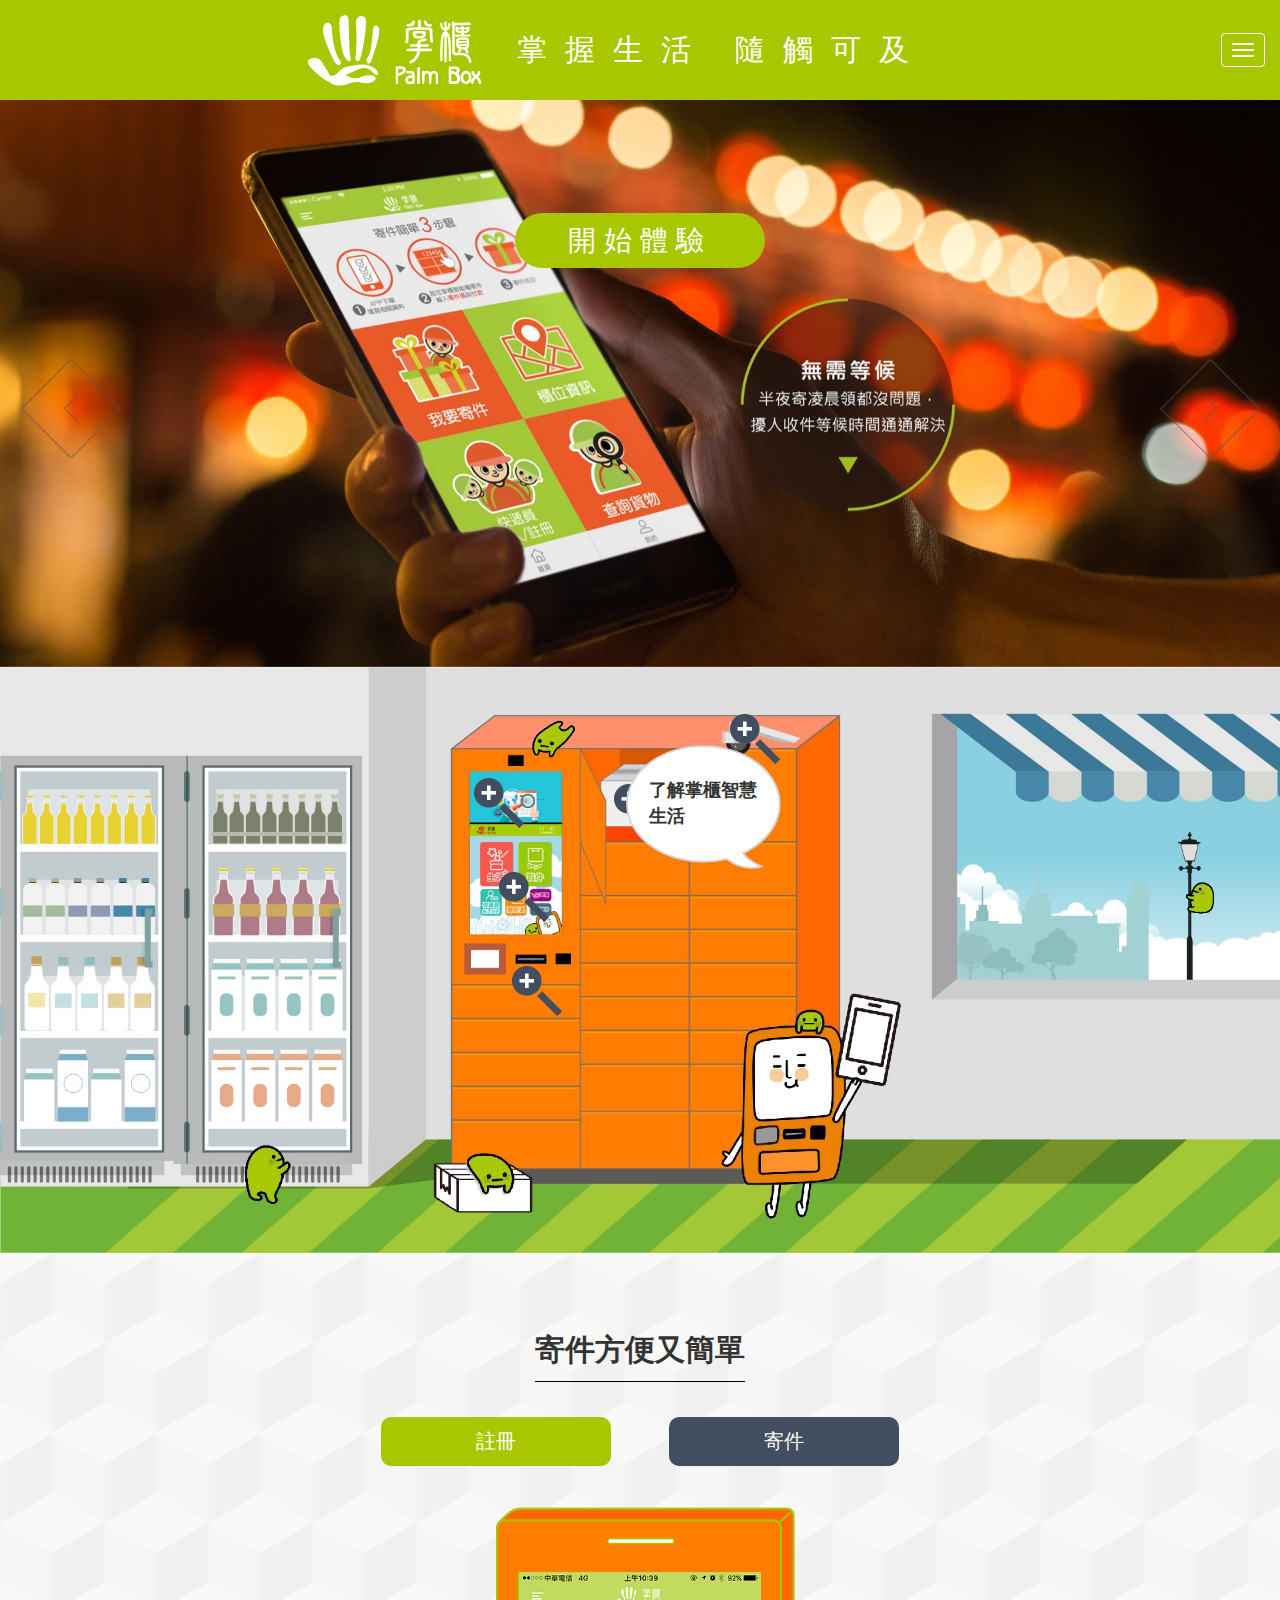
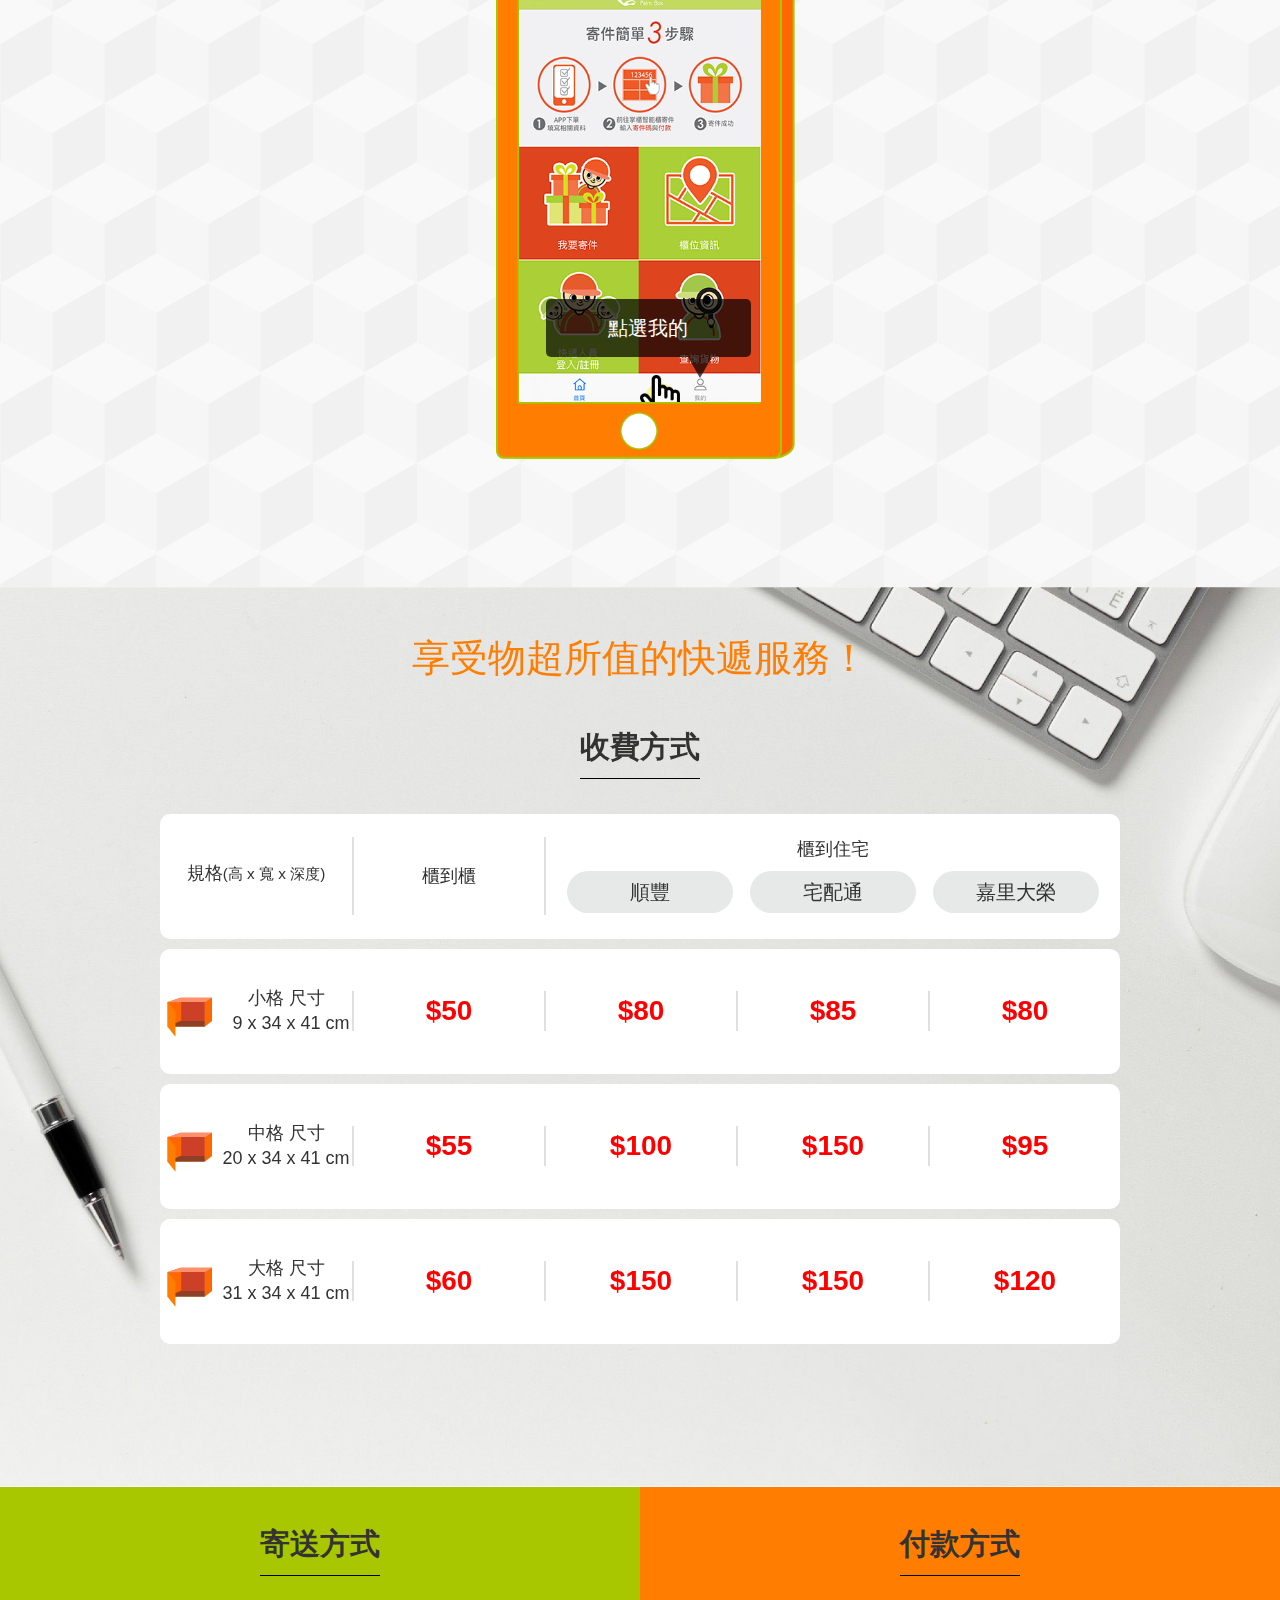
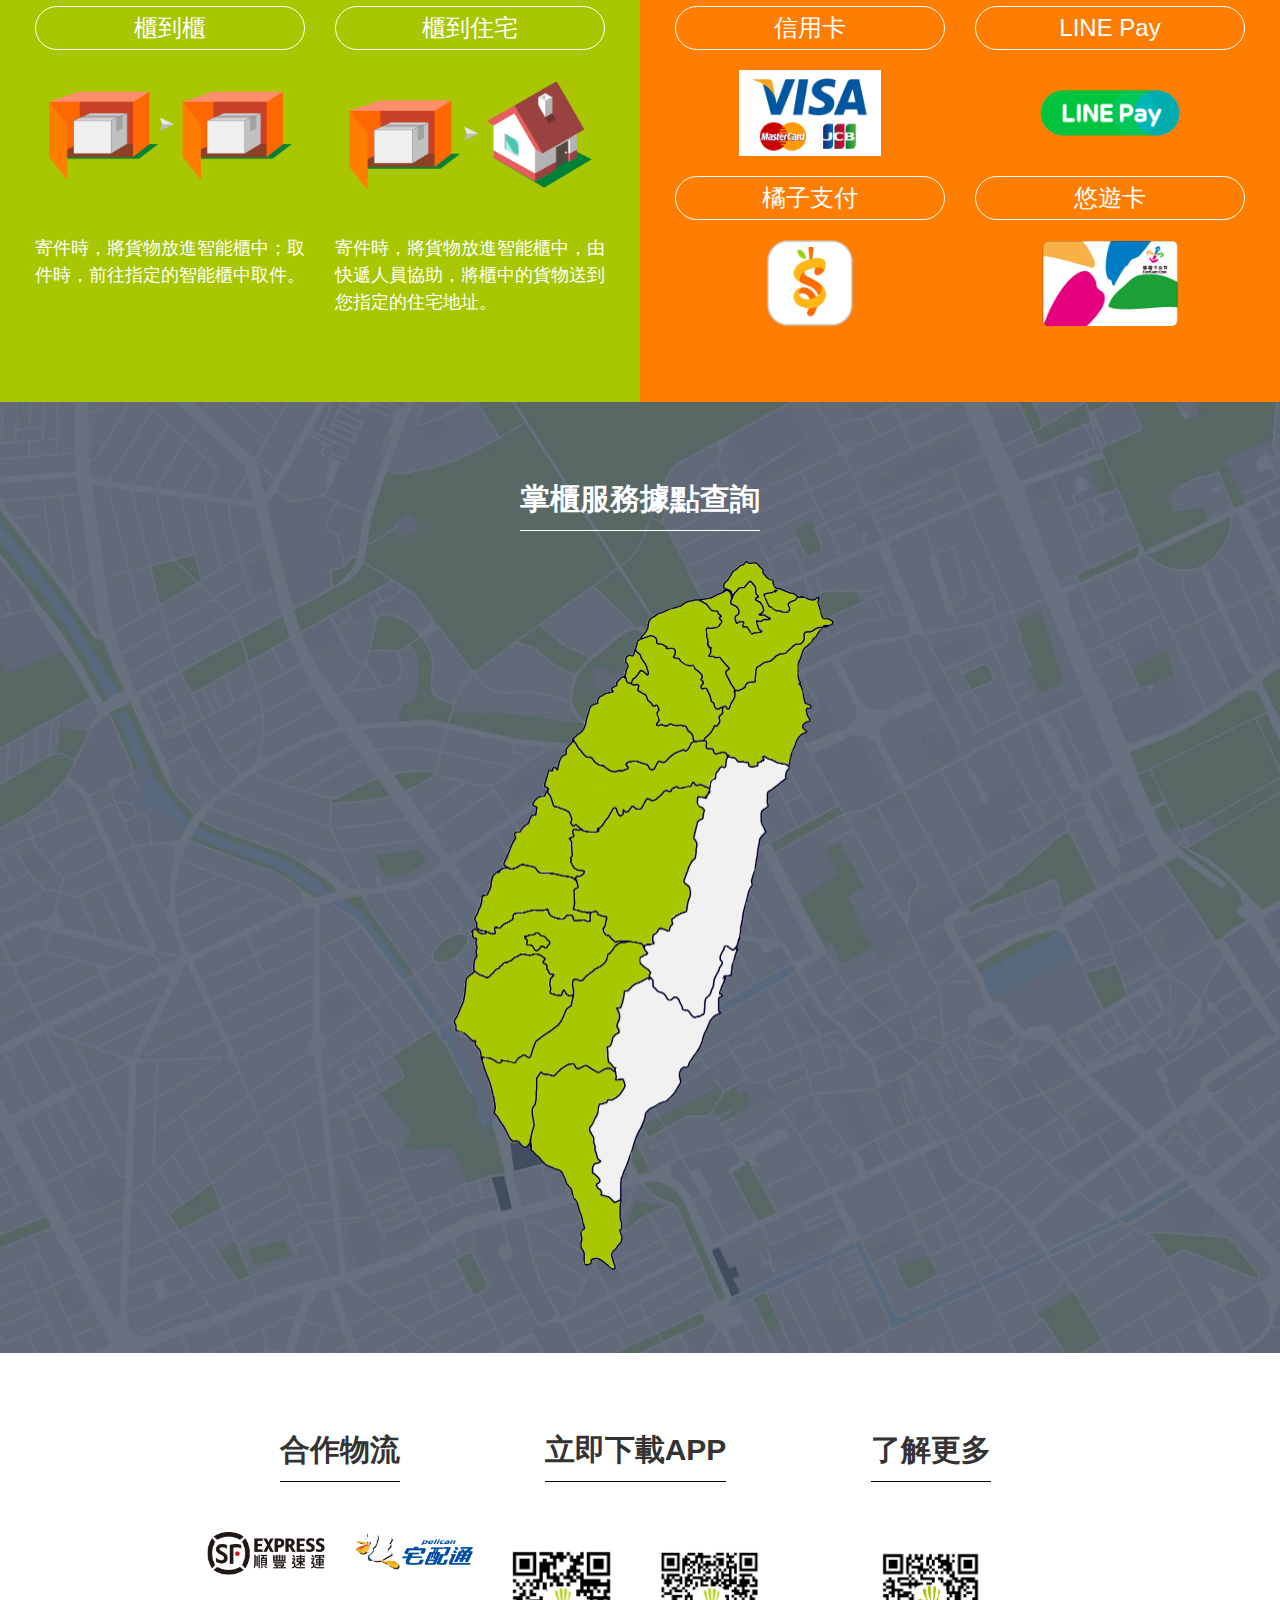
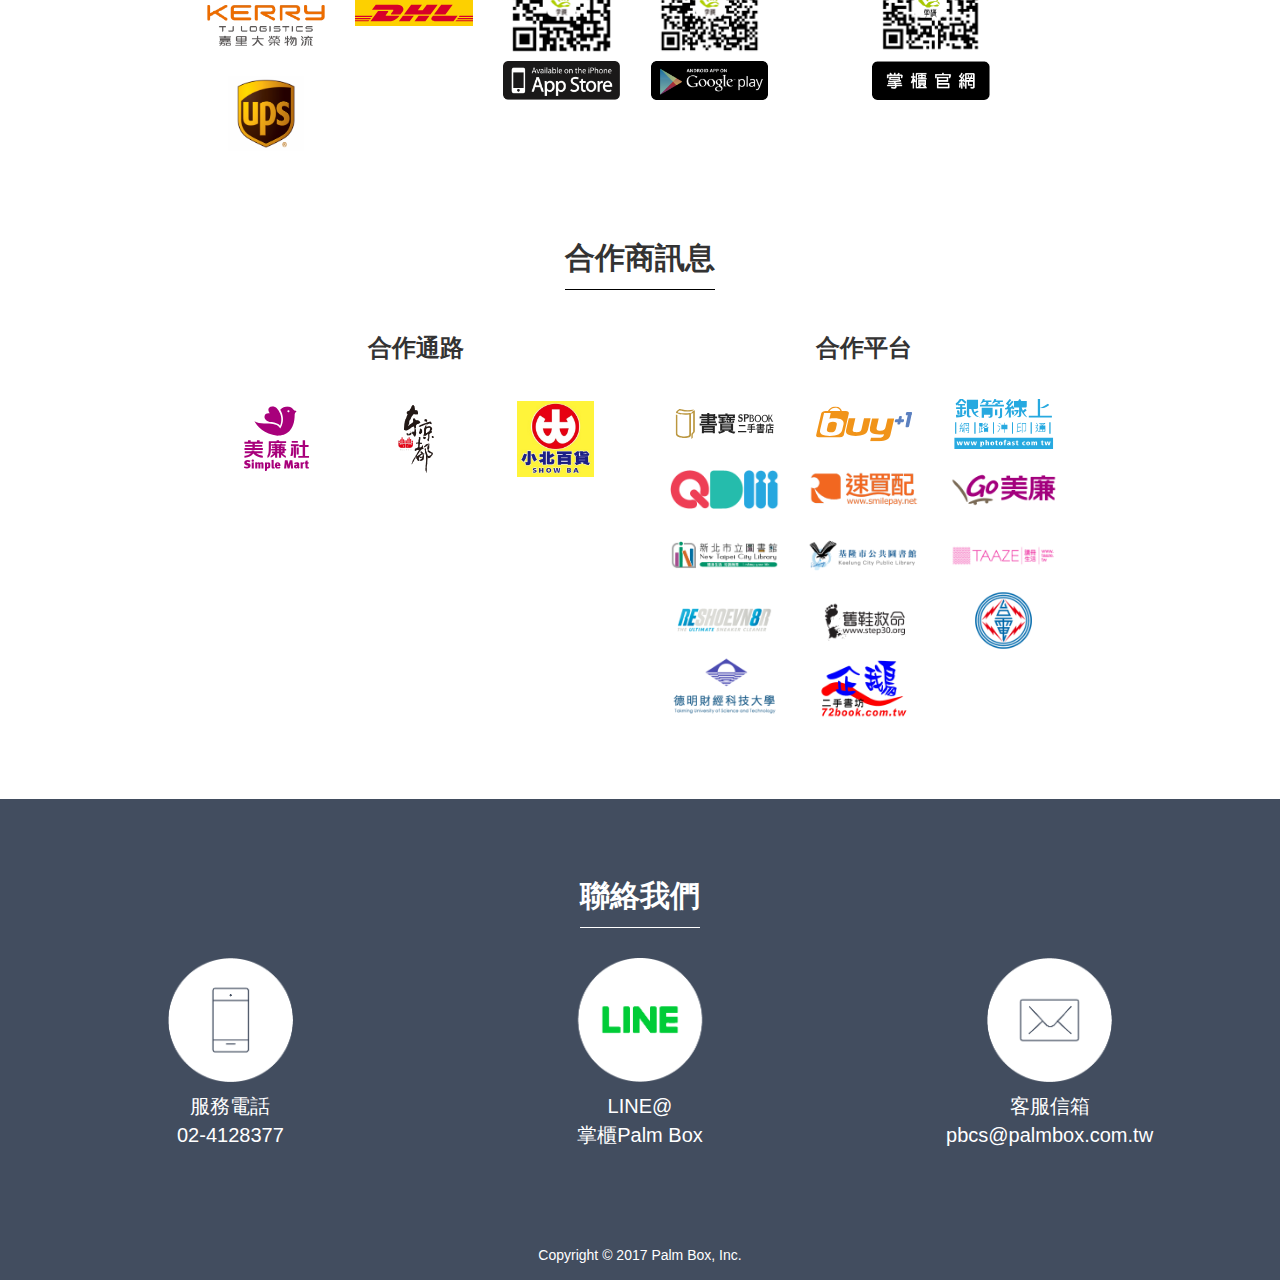
<file: activity/index.html>
<!DOCTYPE html>
<html>
<!--
 |     |   |      ||||||||
 |      | |      |     |  |
 |       |       |    |   |
 |      |  |     |   |    |
 |     |    |     ||||||||

 Want to make this site better?  rex@ixq.com.tw
 -->

<head>
    <meta charset="utf-8" />
    <meta name="viewport" content="width=device-width, initial-scale=1">
    <meta http-equiv="X-UA-Compatible" content="IE=Edge">
    <title>掌櫃|智慧的智能櫃 -掌握生活、隨觸可及</title>
    <meta name="description" content="掌櫃智慧生活有限公司為打造最安全專業、最便利迅速的智慧配送服務網，布局於全省萊爾富門市之中，消費者不需要等待，即可取件和寄件，使用智慧安全櫃提供消費者多元便利寄取包裹的使用體驗。公司未來將致力於智慧配送服務的優化,滿足不同層面的使用者需求,並持續提升軟硬體設備,全力投入讓您體驗優質的生活服務,為配送市場注入嶄新的能量。" />
    <meta name="author" content="掌櫃" />
    <link rel="canonical" href="https://activity.palmbox.com.tw/" />
    <meta itemprop="articleSection" content="https://activity.palmbox.com.tw/" />
    <meta itemprop="url" content="https://activity.palmbox.com.tw/" />
    <link rel="canonical" href="https://activity.palmbox.com.tw/">
    <!--FB Tags-->
    <meta property="og:site_name" content="掌櫃|智慧的智能櫃 -掌握生活、隨觸可及" />
    <meta property="og:title" content="掌櫃|智慧的智能櫃 -掌握生活、隨觸可及" />
    <meta property="og:url" content="https://activity.palmbox.com.tw/" />
    <meta property="og:type" content="website" />
    <meta name="og:description" content="掌櫃智慧生活有限公司為打造最安全專業、最便利迅速的智慧配送服務網，布局於全省萊爾富門市之中，消費者不需要等待，即可取件和寄件，使用智慧安全櫃提供消費者多元便利寄取包裹的使用體驗。公司未來將致力於智慧配送服務的優化,滿足不同層面的使用者需求,並持續提升軟硬體設備,全力投入讓您體驗優質的生活服務,為配送市場注入嶄新的能量。" />
    <meta property="og:image" content="https://activity.palmbox.com.tw/images/fb.jpg" />
    <meta name="google-site-verification" content="T_ha-5g4e4lfZyiIzZz_ThVOkTsHtxpVFcNg4xXNDqs" />
    <meta name="msvalidate.01" content="21C4EDD129DA60DF61CE7364A2FB35A0" />
    <script>
    if (window.location.host === "palmbox-demo.firebaseapp.com") {
        window.location = "https://activity.palmbox.com.tw/";
    }
    </script>
    <script src="js/jquery.js"></script>
    <script src="js/bootstrap.min.js"></script>
    <script src="js/myjs.js"></script>
    <script src="js/jquery_easing_min.js"></script>
    <!--FB Tags-->
    <script>
    (function(i, s, o, g, r, a, m) {
        i['GoogleAnalyticsObject'] = r;
        i[r] = i[r] || function() {
            (i[r].q = i[r].q || []).push(arguments)
        }, i[r].l = 1 * new Date();
        a = s.createElement(o),
            m = s.getElementsByTagName(o)[0];
        a.async = 1;
        a.src = g;
        m.parentNode.insertBefore(a, m)
    })(window, document, 'script', 'https://www.google-analytics.com/analytics.js', 'ga');

    ga('create', 'UA-101329536-2', 'auto');
    ga('send', 'pageview');
    document.ready
    </script>
    <!-- Google Tag Manager -->
    <link href="css/bootstrap.min.css" rel="stylesheet" type="text/css">
    <link href="css/style.css" rel="stylesheet">
    <link rel="shortcut icon" type="png" href="images/favicon.png">
    <link rel="stylesheet" type="text/css" href="slick/slick.css" />
    <link rel="stylesheet" type="text/css" href="slick/slick-theme.css" />
    <script>
    (function(w, d, s, l, i) {
        w[l] = w[l] || [];
        w[l].push({
            'gtm.start': new Date().getTime(),
            event: 'gtm.js'
        });
        var f = d.getElementsByTagName(s)[0],
            j = d.createElement(s),
            dl = l != 'dataLayer' ? '&l=' + l : '';
        j.async = true;
        j.src =
            'https://www.googletagmanager.com/gtm.js?id=' + i + dl;
        f.parentNode.insertBefore(j, f);
    })(window, document, 'script', 'dataLayer', 'GTM-WX3B4DV');
    console.log('%c |     |   |      ||||||||\n |      | |      |     |  |\n |       |       |    |   |\n |      |  |     |   |    |\n |     |    |     ||||||||\n\n Want to make this site better?  rex@ixq.com.tw\n', 'color: #f00; font-size: 10px;');
    console.log('%c Power By Technology Partner IXQ Co., Ltd. ', 'color: #f00; font-size: 10px;');

    $(function() {
        var ga01_status = true
        document.getElementById('carousel-example-generic').onmouseover = function() {

            if (ga01_status) {
                ga01_status = false;
                ga('send', 'event', {
                    eventCategory: '首頁Banner(立即體驗滑鼠on）',
                    eventAction: 'mouseover',
                    eventLabel: '首頁Banner(立即體驗滑鼠on）'
                });

            }
        }
    })
    // window.opener.document.location.reload();
    </script>
    <!-- End Google Tag Manager -->
</head>

<body>
    <!-- Google Tag Manager (noscript) -->
    <noscript>
        <iframe src="https://www.googletagmanager.com/ns.html?id=GTM-WX3B4DV" height="0" width="0" style="display:none;visibility:hidden"></iframe>
    </noscript>
    <!-- End Google Tag Manager (noscript) -->
    <div class="d-none">
        <div class="newsbanner">
            <div class="slider_out">
                <div class="closebtn"><img src="images/cancel-music.png" width="15" alt=""></div>
                <div class="slider">
                    <!-- <div class="slick-slide"><a target="_blank" href="https://goo.gl/gBx3t1"><img class="img-responsive" src="images/R8-FBbn.png" alt=""></a></div> -->
                    <!-- <div class="slick-slide"><a target="_blank" href="https://goo.gl/yS6ceP"><img class="img-responsive" src="images/newsbanner3.jpg" alt=""></a></div>
                    <div class="slick-slide"><a target="_blank" href="https://goo.gl/ZzbCfk"><img class="img-responsive" src="images/newsbanner1.jpg" alt=""></a></div>
                    <div class="slick-slide"><a target="_blank" href="https://goo.gl/HJEqYS"><img class="img-responsive" src="images/newsbanner4.jpg" alt=""></a></div>
                    <div class="slick-slide"><a target="_blank" href="https://goo.gl/Me64Qz"><img class="img-responsive" src="images/newsbanner5.jpg" alt=""></a></div>
                    <div class="slick-slide"><a target="_blank" href="http://www.photofast.com.tw/plamboxevent.asp"><img class="img-responsive" src="images/newsbanner2.jpg" alt=""></a></div> -->
                </div>
            </div>
        </div>
    </div>
    <div class="top" onclick="ga('send', 'event', {eventCategory: '回到最上層', eventAction: 'Click', eventLabel: '回到最上層'});">TOP</div>
    <nav class="navbar navbar-default navbar-fixed-top">
        <div class="navbar-header page-scroll">
            <button type="button" class="navbar-toggle" data-toggle="collapse" data-target="#bs-example-navbar-collapse-1" onclick="ga('send', 'event', {eventCategory: 'menu:(開啟)', eventAction: 'Click', eventLabel: 'menu:(開啟)'});">
                <span class="sr-only">Toggle navigation</span>
                <span class="icon-bar"></span>
                <span class="icon-bar"></span>
                <span class="icon-bar"></span>
            </button>
            <a class="navbar-brand page-scroll header_center" href="#page-top">
                <img class="img-responsive" src="images/logo-01.png" alt="">
                <h2 class="slogan">掌握生活 隨觸可及</h2>
            </a>
        </div>
        <div class="collapse navbar-collapse" id="bs-example-navbar-collapse-1">
            <ul class="nav text-center">
                <li>
                    <a class="page-scroll" href="#section01" onclick="ga('send', 'event', {eventCategory: 'menu:(探索掌櫃服務)', eventAction: 'Click', eventLabel: 'menu:(探索掌櫃服務)'});">探索掌櫃服務</a>
                </li>
                <li>
                    <a class="page-scroll" href="#section02" onclick="ga('send', 'event', {eventCategory: 'menu:(掌櫃APP操作說明)', eventAction: 'Click', eventLabel: 'menu:(掌櫃APP操作說明)'});">掌櫃APP操作說明</a>
                </li>
                <li>
                    <a class="page-scroll" href="#section04" onclick="ga('send', 'event', {eventCategory: 'menu:(掌櫃收費方式)', eventAction: 'Click', eventLabel: 'menu:(掌櫃收費方式)'});">掌櫃收費方式</a>
                </li>
                <li>
                    <a class="page-scroll" href="#section05" onclick="ga('send', 'event', {eventCategory: 'menu:(掌櫃寄送/付款方式)', eventAction: 'Click', eventLabel: 'menu:(掌櫃寄送/付款方式)'});">掌櫃寄送/付款方式</a>
                </li>
                <li>
                    <a class="page-scroll" href="#section06" onclick="ga('send', 'event', {eventCategory: 'menu:(掌櫃服務據點查詢)', eventAction: 'Click', eventLabel: 'menu:(掌櫃服務據點查詢)'});">掌櫃服務據點查詢</a>
                </li>
                <li>
                    <a class="page-scroll" href="#section08" onclick="ga('send', 'event', {eventCategory: 'menu:(下載掌櫃APP)', eventAction: 'Click', eventLabel: 'menu:(下載掌櫃APP)'});">下載掌櫃APP</a>
                </li>
                <li>
                    <a class="page-scroll" href="#section09" onclick="ga('send', 'event', {eventCategory: 'menu:(聯絡掌櫃)', eventAction: 'Click', eventLabel: 'menu:(聯絡掌櫃)'});">聯絡掌櫃</a>
                </li>
                <li>
                    <a class="page-scroll News" href="#" onclick="ga('send', 'event', {eventCategory: 'menu:(最新活動)', eventAction: 'Click', eventLabel: 'menu:(最新活動)'});">最新活動</a>
                    
                </li>
            </ul>
        </div>
    </nav>
    <div class="banner">
        <div class="GOGO" onclick="ga('send', 'event', {eventCategory: '首頁Banner(立即體驗）', eventAction: 'Click', eventLabel: '首頁Banner(立即體驗）'});">開始體驗</div>
        <div id="carousel-example-generic" class="carousel slide" data-ride="carousel" data-interval="6000">
            <!-- slides -->
            <div class="carousel-inner" role="listbox">
                <div class="item active">
                    <img class="hidden-xs" src="images/banner-01.jpg">
                    <img class="hidden-lg hidden-md hidden-sm" src="images/banner_s-01.jpg">
                </div>
                <div class="item">
                    <img class="hidden-xs" src="images/banner-02.jpg">
                    <img class="hidden-lg hidden-md hidden-sm" src="images/banner_s-02.jpg">
                </div>
                <div class="item">
                    <img class="hidden-xs" src="images/banner-03.jpg">
                    <img class="hidden-lg hidden-md hidden-sm" src="images/banner_s-03.jpg">
                </div>
            </div>
            <!-- Controls -->
            <a class="left carousel-control" href="#carousel-example-generic" role="button" data-slide="prev">
                <span class="glyphicon glyphicon-chevron-left" aria-hidden="true"></span>
                <span class="sr-only">Previous</span>
            </a>
            <a class="right carousel-control" href="#carousel-example-generic" role="button" data-slide="next">
                <span class="glyphicon glyphicon-chevron-right" aria-hidden="true"></span>
                <span class="sr-only">Next</span>
            </a>
        </div>
    </div>
    <div class="section01">
        <div class="anchor" id="section01"></div>
        <div class="talk">
            <!-- <p>了解掌櫃智慧生活</p> -->
            <div><p>了解掌櫃智慧生活</p></div>
            <img src="images/talk-01.png" alt="">
        </div>
        <div class="bg">
            <div class="magnifier1 magnifier" data-toggle="modal" data-target="#myModal-1">
                <img src="images/magnifier-01.png" onclick="ga('send', 'event', {eventCategory: '掌櫃的服務(掌櫃如何幫您節省時間？）', eventAction: 'Click', eventLabel: '掌櫃的服務(掌櫃如何幫您節省時間？）'});" alt="">
            </div>
            <div class="magnifier2 magnifier" data-toggle="modal" data-target="#myModal-2">
                <img src="images/magnifier-01.png" onclick="ga('send', 'event', {eventCategory: '掌櫃的服務(掌櫃的付款方式）', eventAction: 'Click', eventLabel: '掌櫃的服務(掌櫃的付款方式）'});" alt="">
            </div>
            <div class="magnifier3 magnifier" data-toggle="modal" data-target="#myModal-3">
                <img src="images/magnifier-01.png" onclick="ga('send', 'event', {eventCategory: '掌櫃的服務(掌櫃如何保護您的包裹？）', eventAction: 'Click', eventLabel: '掌櫃的服務(掌櫃如何保護您的包裹？）'});" alt="">
            </div>
            <div class="magnifier4 magnifier" data-toggle="modal" data-target="#myModal-4">
                <img src="images/magnifier-01.png" onclick="ga('send', 'event', {eventCategory: '掌櫃的服務(掌櫃如何保護您的隱私？）', eventAction: 'Click', eventLabel: '掌櫃的服務(掌櫃如何保護您的隱私？）'});" alt="">
            </div>
            <div class="magnifier5 magnifier" data-toggle="modal" data-target="#myModal-5">
                <img src="images/magnifier-01.png" onclick="ga('send', 'event', {eventCategory: '掌櫃的服務(掌櫃如何增添您的生活驚喜？）', eventAction: 'Click', eventLabel: '掌櫃的服務(掌櫃如何增添您的生活驚喜？）'});" alt="">
            </div>
            <!-- 視窗內容 -->
            <div class="modal fade" id="myModal-1" tabindex="-1" role="dialog" aria-labelledby="myModalLabel" aria-hidden="true">
                <div class="modal-dialog">
                    <div class="modal-content">
                        <div class="modal-header">
                            <!-- 右上的叉叉 -->
                            <button type="button" class="close" data-dismiss="modal"><span aria-hidden="true">&times;</span><span class="sr-only">Close</span></button>
                            <h4 class="modal-title" id="myModalLabel">掌櫃如何幫您節省時間？</h4>
                        </div>
                        <div class="modal-body">
                            不必在家癡癡等待快遞員的到來，馬上搜尋附近櫃位，30秒內即可完成寄件或取件！
                        </div>
                    </div>
                </div>
            </div>
            <div class="modal fade" id="myModal-2" tabindex="-1" role="dialog" aria-labelledby="myModalLabel" aria-hidden="true">
                <div class="modal-dialog">
                    <div class="modal-content">
                        <div class="modal-header">
                            <!-- 右上的叉叉 -->
                            <button type="button" class="close" data-dismiss="modal"><span aria-hidden="true">&times;</span><span class="sr-only">Close</span></button>
                            <h4 class="modal-title" id="myModalLabel">掌櫃的付款方式</h4>
                        </div>
                        <div class="modal-body">
                            <div class="Icon">
                                <img src="images/section01_icon-01.png" alt="">
                                <img src="images/section01_icon-02.png" alt="">
                                <img src="images/section01_icon-03.png" alt="">
                                <img src="images/section01_icon-04.png" alt="">
                            </div>
                            <p>多元支付，結帳快速又方便！</p>
                        </div>
                    </div>
                </div>
            </div>
            <div class="modal fade" id="myModal-3" tabindex="-1" role="dialog" aria-labelledby="myModalLabel" aria-hidden="true">
                <div class="modal-dialog">
                    <div class="modal-content">
                        <div class="modal-header">
                            <!-- 右上的叉叉 -->
                            <button type="button" class="close" data-dismiss="modal"><span aria-hidden="true">&times;</span><span class="sr-only">Close</span></button>
                            <h4 class="modal-title" id="myModalLabel">掌櫃如何保護您的包裹？</h4>
                        </div>
                        <div class="modal-body">
                            24小時監視器，保障您的貨物安全！
                        </div>
                    </div>
                </div>
            </div>
            <div class="modal fade" id="myModal-4" tabindex="-1" role="dialog" aria-labelledby="myModalLabel" aria-hidden="true">
                <div class="modal-dialog">
                    <div class="modal-content">
                        <div class="modal-header">
                            <!-- 右上的叉叉 -->
                            <button type="button" class="close" data-dismiss="modal"><span aria-hidden="true">&times;</span><span class="sr-only">Close</span></button>
                            <h4 class="modal-title" id="myModalLabel">掌櫃如何保護您的隱私？</h4>
                        </div>
                        <div class="modal-body">
                            <div class="Icon">
                                <img src="images/Screen Shot 2017-06-13 at 16.40.30.png" alt="">
                                <img src="images/smartphone.png" alt="">
                            </div>
                            <p>只有透過你的手機收取「序號」，即可自行寄件或取件，不需經由其他人，保障您的隱私權！</p>
                        </div>
                    </div>
                </div>
            </div>
            <div class="modal fade" id="myModal-5" tabindex="-1" role="dialog" aria-labelledby="myModalLabel" aria-hidden="true">
                <div class="modal-dialog">
                    <div class="modal-content">
                        <div class="modal-header">
                            <!-- 右上的叉叉 -->
                            <button type="button" class="close" data-dismiss="modal"><span aria-hidden="true">&times;</span><span class="sr-only">Close</span></button>
                            <h4 class="modal-title" id="myModalLabel">掌櫃如何增添您的生活驚喜？</h4>
                        </div>
                        <div class="modal-body">
                            <div class="Icon">
                                <img src="images/spot-01.png" alt="">
                                <img src="images/delivery-truck.png" alt="">
                                <img src="images/spot-02.png" alt="">
                            </div>
                            <p>A地寄件、B地取件，縮短彼此間的距離，傳遞生活中的驚喜！</p>
                        </div>
                    </div>
                </div>
            </div>
        </div>
    </div>
    <div class="anchor" id="section02"></div>
    <div class="section02">
        <h3>寄件方便又簡單</h3>
        <div class="bg">
            <div id="mainTab" class="app">
                <div>
                    <ul class="nav nav-tabs">
                        <li class="TAB0 active"><a href="#" onclick="ga('send', 'event', {eventCategory: '寄件方便又簡單(註冊按鈕）', eventAction: 'Click', eventLabel: '寄件方便又簡單(註冊按鈕）'});">註冊 </a></li>
                        <li class="TAB1"><a href="#" onclick="ga('send', 'event', {eventCategory: '寄件方便又簡單(寄件按鈕）', eventAction: 'Click', eventLabel: '寄件方便又簡單(寄件按鈕）'});">寄件</a></li>
                    </ul>
                    <div class="tab-content">
                        <div class="BOXS" id="BOX1">
                            <div class="registered">
                                <div class="page">
                                    <div class="step1 step">點選我的<i class="triangle"></i></div>
                                    <img src="images/registered01.png" class="img-responsive">
                                    <div class="tip tip0"><img src="images/clicker-01.png" onclick="ga('send', 'event', {eventCategory: '註冊(第一步驟：點選我的）', eventAction: 'Click', eventLabel: '註冊(第一步驟：點選我的）'});" alt="">
                                        <div class="click_style"></div>
                                    </div>
                                </div>
                                <div class="page">
                                    <div class="step2 step">點選我要註冊<i class="triangle"></i></div>
                                    <img src="images/registered02.png" class="img-responsive">
                                    <div class="back01"></div>
                                    <div class="tip tip8"><img src="images/clicker-01.png" onclick="ga('send', 'event', {eventCategory: '註冊(第二步驟：點選我要註冊）', eventAction: 'Click', eventLabel: '註冊(第二步驟：點選我要註冊）'});" alt="">
                                        <div class="click_style"></div>
                                    </div>
                                </div>
                                <div class="page">
                                    <div class="step3 step"><i class="triangle"></i>輸入手機號碼，點選下一步</div>
                                    <img src="images/registered03.png" class="img-responsive">
                                    <div class="back01"></div>
                                    <div class="INDEX"></div>
                                    <div class="tip tip2"><img src="images/clicker-01.png" onclick="ga('send', 'event', {eventCategory: '註冊(第三步驟：輸入手機號碼，點選下一步）', eventAction: 'Click', eventLabel: '註冊(第三步驟：輸入手機號碼，點選下一步）'});" alt="">
                                        <div class="click_style"></div>
                                    </div>
                                </div>
                                <div class="page">
                                    <div class="step4 step">輸入簡訊驗證碼，註冊成功，請繼續操作
                                        <div class="BOX2_btn" onclick="ga('send', 'event', {eventCategory: '註冊(第四步驟完成：輸入簡訊驗證碼，註冊成功，請繼續操作）', eventAction: 'Click', eventLabel: '註冊(第四步驟完成：輸入簡訊驗證碼，註冊成功，請繼續操作）'});">寄件</div>
                                    </div>
                                    <img src="images/registered04.png" class="img-responsive">
                                    <div class="back01"></div>
                                </div>
                            </div>
                        </div>
                        <div class="BOXS" id="BOX2">
                            <div class="post">
                                <div class="page">
                                    <div class="step5 step"><i class="triangle"></i>點選我要寄件</div>
                                    <img src="images/registered01.png" class="img-responsive">
                                    <div class="tip_post tip1"><img src="images/clicker-01.png" onclick="ga('send', 'event', {eventCategory: '寄件(第一步驟：點選我要寄件）', eventAction: 'Click', eventLabel: '寄件(第一步驟：點選我要寄件）'});" alt="">
                                        <div class="click_style"></div>
                                    </div>
                                </div>
                                <div class="page">
                                    <div class="step6 step"><i class="triangle"></i>選擇取貨方式</div>
                                    <img class="img-responsive" src="images/post02.png">
                                    <div class="back02"></div>
                                    <div class="tip_post tip4"><img src="images/clicker-01.png" onclick="ga('send', 'event', {eventCategory: '寄件(第二步驟：選擇取貨方式）', eventAction: 'Click', eventLabel: '寄件(第二步驟：選擇取貨方式）'});" alt="">
                                        <div class="click_style"></div>
                                    </div>
                                </div>
                                <div class="page">
                                    <div class="step7 step"><i class="triangle"></i>選擇溫層方式</div>
                                    <img class="img-responsive" src="images/post03.png">
                                    <div class="back02"></div>
                                    <div class="tip_post tip4"><img src="images/clicker-01.png" onclick="ga('send', 'event', {eventCategory: '寄件(第三步驟：選擇溫層方式）', eventAction: 'Click', eventLabel: '寄件(第三步驟：選擇溫層方式）'});" alt="">
                                        <div class="click_style"></div>
                                    </div>
                                </div>
                                <div class="page">
                                    <div class="step7 step"><i class="triangle"></i>選擇櫃門大小</div>
                                    <img class="img-responsive" src="images/post04.png">
                                    <div class="back02"></div>
                                    <div class="tip_post tip4"><img src="images/clicker-01.png" onclick="ga('send', 'event', {eventCategory: '寄件(第四步驟：選擇櫃門大小）', eventAction: 'Click', eventLabel: '寄件(第四步驟：選擇櫃門大小）'});" alt="">
                                        <div class="click_style"></div>
                                    </div>
                                </div>
                                <div class="page">
                                    <div class="step8 step"><i class="triangle"></i>填寫寄件人資訊</div>
                                    <img class="img-responsive" src="images/post05.png">
                                    <div class="back02"></div>
                                    <div class="tip_post tip5"><img src="images/clicker-01.png" onclick="ga('send', 'event', {eventCategory: '寄件(第五步驟：填寫寄件人資訊）', eventAction: 'Click', eventLabel: '寄件(第五步驟：填寫寄件人資訊）'});" alt="">
                                        <div class="click_style"></div>
                                    </div>
                                </div>
                                <div class="page">
                                    <div class="step9 step"><i class="triangle"></i>填寫收件人資訊</div>
                                    <img class="img-responsive" src="images/post06.png">
                                    <div class="back02"></div>
                                    <div class="tip_post tip6"><img src="images/clicker-01.png" onclick="ga('send', 'event', {eventCategory: '寄件(第六步驟：填寫收件人資訊）', eventAction: 'Click', eventLabel: '寄件(第六步驟：填寫收件人資訊）'});" alt="">
                                        <div class="click_style"></div>
                                    </div>
                                </div>
                                <div class="page">
                                    <div class="step10 step"><i class="triangle"></i>選擇發票方式</div>
                                    <img class="img-responsive" src="images/post07.png">
                                    <div class="back02"></div>
                                    <div class="tip_post tip7"><img src="images/clicker-01.png" onclick="ga('send', 'event', {eventCategory: '寄件(第七步驟：選擇發票方式）', eventAction: 'Click', eventLabel: '寄件(第七步驟：選擇發票方式）'});" alt="">
                                        <div class="click_style"></div>
                                    </div>
                                </div>
                                <div class="page">
                                    <div class="step11 step"><i class="triangle"></i>下單完成，取得寄件碼</div>
                                    <img class="img-responsive" src="images/post08.png">
                                    <div class="back02"></div>
                                    <div class="tip_post tip3"><img src="images/clicker-01.png" onclick="ga('send', 'event', {eventCategory: '寄件(第八步驟完成：下單完成，取得寄件碼）', eventAction: 'Click', eventLabel: '寄件(第八步驟完成：下單完成，取得寄件碼）'});" alt="">
                                        <div class="click_style"></div>
                                    </div>
                                </div>
                                <div class="page">
                                    <div class="step4 step">寄件成功，訂單進行中</div>
                                    <img class="img-responsive" src="images/post09.png">
                                    <div class="back02"></div>
                                </div>
                            </div>
                        </div>
                        <img class="phone" src="images/phone-01.png" alt="">
                    </div>
                </div>
            </div>
        </div>
    </div>
    <div class="section04">
        <div class="anchor" id="section04"></div>
        <div class="bg">
            <h3 class="title_b">享受物超所值的快遞服務！</h3>
            <h3>收費方式</h3>
            <div class="tableBox">
                <!-- <p class="text-center"><red>【優惠訊息】</red> 即日起，寄件運費最低<span class="price">$35</span>起！<small>(最終以櫃機付款畫面之金額為主)</small></p> -->
                <ul>
                    <li class="size" style="width:20%">規格<small>(高 x 寬<br class="hidden-lg hidden-sm hidden-md"> x 深度)</small></li>
                    <li style="width:20%">櫃到櫃</li>
                    <li style="width:60%">
                        櫃到住宅
                        <ul class="tableBox_sec">
                            <li>順豐</li>
                            <li>宅配通</li>
                            <li>嘉里大榮</li>
                        </ul>
                    </li>
                </ul>
                <ul>
                    <li>
                        <img src="images/tableBox_icon-01.png" alt="">
                        <div class="txt">小格
                            <br class="hidden-lg hidden-sm hidden-md">尺寸<span>&nbsp;&nbsp;9 x 34<br class="hidden-lg hidden-sm hidden-md"> x 41 cm</span></div>
                    </li>
                    <li><span class="price">$50</span>
                        <!-- <span>原價 $50</span> --></li>
                    <li><span class="price">$80</span>
                        <!-- <span>原價 $80</span> --></li>
                    <li><span class="price">$85</span>
                        <!-- <span>原價 $85</span> --></li>
                    <li><span class="price">$80</span>
                        <!-- <span>原價 $80</span> --></li>
                </ul>
                <ul>
                    <li>
                        <img src="images/tableBox_icon-01.png" alt="">
                        <div class="txt">中格
                            <br class="hidden-lg hidden-sm hidden-md">尺寸<span>20 x 34<br class="hidden-lg hidden-sm hidden-md"> x 41 cm</span></div>
                    </li>
                    <li><span class="price">$55</span>
                        <!-- <span>原價 $55</span> --></li>
                    <li><span class="price">$100</span>
                        <!-- <span>原價 $100</span> --></li>
                    <li><span class="price">$150</span>
                        <!-- <span>原價 $150</span> --></li>
                    <li><span class="price">$95</span>
                        <!-- <span>原價 $95</span> --></li>
                </ul>
                <ul>
                    <li>
                        <img src="images/tableBox_icon-01.png" alt="">
                        <div class="txt">大格
                            <br class="hidden-lg hidden-sm hidden-md">尺寸<span>31 x 34<br class="hidden-lg hidden-sm hidden-md"> x 41 cm</span></div>
                    </li>
                    <li><span class="price">$60</span>
                        <!-- <span>原價 $60</span> --></li>
                    <li><span class="price">$150</span>
                        <!-- <span>原價 $150</span> --></li>
                    <li><span class="price">$150</span>
                        <!-- <span>原價 $150</span> --></li>
                    <li><span class="price">$120</span>
                        <!-- <span>原價 $120</span> --></li>
                </ul>
            </div>
        </div>
    </div>
    <div class="anchor" id="section05"></div>
    <div class="section05">
        <div class="box">
            <h3>寄送方式</h3>
            <div class="col-md-6 col-sm-6">
                <h5>櫃到櫃</h5>
                <img class="img-responsive" src="images/send-01.png" alt="">
                <p>寄件時，將貨物放進智能櫃中；取件時，前往指定的智能櫃中取件。</p>
            </div>
            <p class="hidden-lg hidden-md hidden-sm">&nbsp;</p>
            <div class="col-md-6 col-sm-6">
                <h5>櫃到住宅</h5>
                <img class="img-responsive" src="images/send-02.png" alt="">
                <p>寄件時，將貨物放進智能櫃中，由快遞人員協助，將櫃中的貨物送到您指定的住宅地址。</p>
            </div>
        </div>
        <div class="box">
            <h3>付款方式</h3>
            <div class="col-md-6 col-sm-6">
                <h5>信用卡</h5>
                <img class="img-responsive" src="images/card-01.jpg" width="300" alt="掌櫃付款方式：信用卡">
            </div>
            <div class="col-md-6 col-sm-6">
                <h5>LINE Pay</h5>
                <img class="img-responsive" src="images/line_pay-01.png" alt="掌櫃付款方式：LINE PAY">
            </div>
            <div class="col-md-6 col-sm-6">
                <h5>橘子支付</h5>
                <img class="img-responsive" src="images/orange-01.png" alt="掌櫃付款方式：橘子支">
            </div>
            <div class="col-md-6 col-sm-6">
                <h5>悠遊卡</h5>
                <img class="img-responsive" src="images/card-02.png" width="300" alt="">
            </div>
        </div>
    </div>
    <div class="section06">
        <div class="anchor" id="section06"></div>
        <div class="bg">
            <h3>掌櫃服務據點查詢</h3>
            <div class="map center-block">
                <a target="blank" href="https://www.palmbox.com.tw/map" onclick="ga('send', 'event', {eventCategory: '服務據點查詢', eventAction: 'Click', eventLabel: '服務據點查詢'});"><img src="images/map-01.png" alt="掌櫃服務據點包含了全省萊爾富門市"></a>
            </div>
        </div>
    </div>
    <!-- <div class="section07">
        <h3>即將上線服務</h3>
        <ul class="ICON">
            <li>
                <div class="icon"><span></span></div>
                <p>悠遊卡輕鬆付款</p>
            </li>
            <li>
                <div class="icon"><span></span></div>
                <p>電商平台寄收服務</p>
            </li>
            <li>
                <div class="icon"><span></span></div>
                <p>冷藏冷凍寄件服務</p>
            </li>
        </ul>
    </div> -->
    <div class="section08">
        <div class="anchor" id="section08"></div>
        <ul>
            <li>
                <h3>合作物流</h3>
                <div class="col-md-6 col-sm-6 col-xs-6">
                    <a target="blank" href="http://www.sf-express.com/tw/tc/express/tw-delivery/zgfw.html">
                        <img class="img-responsive" src="images/transport-02.png" alt="合作物流：順豐貨運">
                    </a>
                    <a target="blank" href="https://www.kerrytj.com/zh/press/news_detail.aspx?Id=45">
                        <img class="img-responsive" src="images/transport-03.png" alt="合作物流：嘉里大榮貨運">
                    </a>
                    <a target="blank" href="http://bit.ly/2qHBIz1">
                        <img class="img-responsive w-60" src="images/UPS_Shield_100316_4C.png" alt="合作物流：UPS">
                    </a>
                </div>
                <div class="col-md-6 col-sm-6 col-xs-6">
                    <a target="blank" href="https://www.e-can.com.tw/serviceNormalTemp.aspx?id=1&sys_id=18">
                        <img class="img-responsive" src="images/transport-01.png" alt="合作物流：宅配通">
                    </a>
                    <a target="blank" href="https://goo.gl/5Y7A72">
                        <img class="img-responsive" src="images/DHL.svg" alt="合作物流：DHL">
                    </a>
                </div>
                
            </li>
            <li>
                <h3>立即下載APP</h3>
                <div class="col-md-6 col-sm-6">
                    <a target="blank" href="https://uus68.app.goo.gl/u9DC" onclick="ga('send', 'event', {eventCategory: '立即下載APP(iOS)', eventAction: 'Click', eventLabel: '立即下載APP(iOS)'});"><img class="img-responsive center-block qrcode" src="images/img_qrcode-ios.png" alt="">
                        <img class="img-responsive center-block logoIcon" src="images/img_download-ios.png" alt=""></a>
                </div>
                <div class="col-md-6 col-sm-6">
                    <a target="blank" href="https://uus68.app.goo.gl/8KTE" onclick="ga('send', 'event', {eventCategory: '立即下載APP(Android)', eventAction: 'Click', eventLabel: '立即下載APP(Android)'});"><img class="img-responsive center-block qrcode" src="images/img_qrcode-android.png" alt="">
                        <img class="img-responsive center-block logoIcon" src="images/img_download-android.png" alt=""></a>
                </div>
            </li>
            <li>
                <h3>了解更多</h3>
                <div class="col-md-6 col-md-offset-3 col-sm-6 col-sm-offset-3">
                    <a target="blank" href="http://a.ixq.com.tw/2ht7nSE" onclick="ga('send', 'event', {eventCategory: '了解更多(官網)', eventAction: 'Click', eventLabel: '了解更多(官網)'});"><img class="img-responsive center-block qrcode" src="images/img_qrcode-website.png" alt="">
                        <img class="img-responsive center-block logoIcon" src="images/img_download-01.png" alt=""></a>
                </div>
            </li>
        </ul>
    </div>
    <div class="section00">
        <div class="anchor" id="section00"></div>
        <h3>合作商訊息</h3>
        <div class="col-sm-6 box img-box">
            <h4 class="text-center">合作通路</h4>
<!--             <div class="col-sm-4 col-xs-6">
                <a target="_blank" href="http://www.hilife.com.tw/"><img class="img-responsive center-block" src="images/hi-life.svg" alt=""></a>
            </div> -->
            <div class="col-sm-4 col-xs-6">
                <a target="_blank" href="http://www.simplemart.com.tw/"><img class="img-responsive center-block" src="images/simplemart.svg" alt=""></a>
            </div>
            <div class="col-sm-4 col-xs-6">
                <a target="_blank" href="http://www.tokyonet.com.tw/"><img class="img-responsive center-block" src="images/tokyo.svg" alt=""></a>
            </div>
            <div class="col-sm-4 col-xs-6">
                <a target="_blank" href="https://goo.gl/3mbtne"><img class="img-responsive center-block" src="images/north.jpg" alt=""></a>
            </div>
        </div>
        <div class="col-sm-6 box m-0">
            <h4 class="text-center">合作平台</h4>
            <div class="col-sm-4 col-xs-6">
                <a target="_blank" href="https://www.spbook.com.tw/"><img class="img-responsive center-block" src="images/spbook.svg" alt=""></a>
            </div>
            <div class="col-sm-4 col-xs-6">
                <a target="_blank" href="https://buyplus1.com.tw/web/"><img class="img-responsive center-block" src="images/buy.svg" alt=""></a>
            </div>
            <div class="col-sm-4 col-xs-6">
                <a target="_blank" href="http://www.photofast.com.tw/QA2.asp"><img class="img-responsive center-block" src="images/photofast.svg" alt=""></a>
            </div>
            <div class="col-sm-4 col-xs-6">
                <a target="_blank" href="https://qdm.tw/"><img class="img-responsive center-block" src="images/QDM_logo.png" alt=""></a>
            </div>
            <div class="col-sm-4 col-xs-6">
                <a target="_blank" href="http://www.smilepay.net/"><img class="img-responsive center-block" src="images/smilepay_logo.png" alt=""></a>
            </div>
            <div class="col-sm-4 col-xs-6">
                <a target="_blank" href="http://gomart.palmbox.com.tw:11180/"><img class="img-responsive center-block" src="images/gomart.png" alt=""></a>
            </div>
            <div class="col-sm-4 col-xs-6">
                <a target="_blank" href="http://www.library.ntpc.gov.tw/htmlcnt/ecce0c96ab6041e49ab2b7b9ef2c9c34"><img class="img-responsive center-block" src="images/NTCL.svg" alt=""></a>
            </div>
            <div class="col-sm-4 col-xs-6">
                <a target="_blank" href="http://kllib.klccab.gov.tw/newsList_detail.cfm?&cr=1"><img class="img-responsive center-block" src="images/KCPL.svg" alt=""></a>
            </div>
            <div class="col-sm-4 col-xs-6">
                <a target="_blank" href="https://goo.gl/bNJW3a"><img class="img-responsive center-block" src="images/taaze.png" alt=""></a>
            </div>
            <div class="col-sm-4 col-xs-6">
                <a target="_blank" href="https://r8center.reshoevn8r.com.tw"><img class="img-responsive center-block" src="images/reshoevn8r.png" alt=""></a>
            </div>

            <!-- 新增logo -->
            <div class="col-sm-4 col-xs-6">
                <a target="_blank" href="https://www.step30.org/"><img class="img-responsive center-block" src="images/step30.png" alt=""></a>
            </div>
            <div class="col-sm-4 col-xs-6">
                <a target="_blank" href="https://goo.gl/U5tavs"><img class="img-responsive center-block" src="images/taipower.png" alt=""></a>
            </div>
             <div class="col-sm-4 col-xs-6">
                <a target="_blank" href="http://www.takming.edu.tw/lib/htm/palmbox.html"><img class="img-responsive center-block" src="images/takming.png" alt=""></a>
            </div>
             <div class="col-sm-4 col-xs-6 d-flex">
                <a target="_blank" href="https://72book.com.tw/"><img class="img-responsive center-block" src="images/72book.png" alt=""></a>
            </div>                                  
        </div>
    </div>
    <div class="section09">
        <div class="anchor" id="section09"></div>
        <h3>聯絡我們</h3>
        <ul class="contact">
            <li class="col-md-4 col-sm-4">
                <img class="img-responsive center-block" src="images/contact-01.png" alt="掌櫃官方客服電話">
                <div class="txt text-center">服務電話
                    <br>02-4128377</div>
            </li>
            <li class="col-md-4 col-sm-4">
                <a target="blank" href="http://a.ixq.com.tw/2sAumM0" onclick="ga('send', 'event', {eventCategory: '聯絡我們(掌櫃官方LINE)', eventAction: 'Click', eventLabel: '聯絡我們(掌櫃官方LINE)'});">
                    <img class="img-responsive center-block" src="images/contact-02.png" alt="掌櫃官方LINE">
                    <div class="txt text-center">LINE@
                        <br>掌櫃Palm Box</div>
                </a>
            </li>
            <li class="col-md-4 col-sm-4">
                <a target="blank" href="mailto:pbcs@palmbox.com.tw">
                    <img class="img-responsive center-block" src="images/contact-03.png" alt="掌櫃官方客服信箱">
                    <div class="txt text-center">客服信箱
                        <br>pbcs@palmbox.com.tw</div>
                </a>
            </li>
        </ul>
    </div>
    <div class="footer">
        Copyright © 2017 Palm Box, Inc.
    </div>
    <!-- 為了移動滑順 -->
    <script src="js/agency.js"></script>
    <script src="js/jquery.cookie.js"></script>
    <script type="text/javascript" src="slick/slick.min.js"></script>
    <script type="application/ld+json">
    {
        "@context": "http://schema.org",
        "@id": "https://activity.palmbox.com.tw/#webpage",
        "@type": "WebPage",
        "url": "https://activity.palmbox.com.tw/",
        "name": "掌櫃"
    }
    </script>
    <script type="application/ld+json">
    {
        "@context": "http://schema.org",
        "@id": "https://activity.palmbox.com.tw/#organization",
        "@type": "Organization",
        "name": "掌櫃",
        "url": "https://activity.palmbox.com.tw/",
        "logo": "https://activity.palmbox.com.tw/images/LOGO.png",
        "contactPoint": [{
            "@type": "ContactPoint",
            "telephone": "+88602-4128377",
            "contactType": "sales",
            "areaServed": ["TW"]
        }],
        "sameAs": [
            "https://www.palmbox.com.tw",
            "https://www.facebook.com/tw.PalmBox/",
            "https://activity.palmbox.com.tw/"
        ]
    }
    </script>
</body>

</html>
</file>
<file: css/style.css>
body {
    font-family: "微軟正黑體", Helvetica, Arial, sans-serif!important;
    min-width: 320px;
    position: relative;
}

@media (min-width: 980px){
    .w33{
        width: 33%;
    }
}


/*slider*/
.d-none{
    display: none;
}

.newsbanner {
    position: fixed;
    width: 100%;
    height: 100%;
    z-index: 9999;
    background-color: rgba(0, 0, 0, 0.6);
    display: none;
}

.slider_out {
    position: absolute;
    top: 0;
    bottom: 0;
    left: 0;
    right: 0;
    max-width: 800px;
    height: 530px;
    margin: auto;
}

.closebtn {
    color: #000;
    background-color: #fff;
    width: 30px;
    height: 30px;
    line-height: 28px;
    border-radius: 50px;
    position: absolute;
    top: -15px;
    right: -6px;
    text-align: center;
    z-index: 99;
    cursor: pointer;
}

.slider {
    width: 100%;
    margin: 0 auto;
}

.slick-slide {
    margin: 0px 10px;
    outline: none;
}

.slick-prev:before,
.slick-next:before {
    color: black;
}

.slick-prev:before {
    content: "<";
}

.slick-next:before {
    content: ">";
}








/*slider end*/

.anchor {
    height: 100px;
    margin-top: -100px;
}

red {
    color: red;
    font-weight: bold;
}

.navbar-header {
    float: none;
    height: 100px;
    background: #A8C700;
}

.navbar-toggle {
    display: block;
}

.navbar-collapse {
    border-top: 1px solid transparent;
    box-shadow: inset 0 1px 0 rgba(255, 255, 255, 0.1);
}

.navbar-collapse.collapse {
    display: none!important;
}

.navbar-nav>li {
    float: none;
}

.navbar-nav>li>a {
    padding-top: 10px;
    padding-bottom: 10px;
}

.navbar-text {
    float: none;
    margin: 15px 0;
}











/* since 3.1.0 */

.navbar-collapse.collapse.in {
    display: block!important;
}

.collapsing {
    overflow: hidden!important;
}

h1,
h2 {
    margin: 0;
    padding: 0;
}

h1 a {
    display: block;
    width: 100%;
    height: 100%;
}

.top {
    display: none;
    width: 60px;
    height: 60px;
    line-height: 60px;
    text-align: center;
    position: fixed;
    bottom: 30px;
    right: 30px;
    z-index: 9999;
    background-color: #A8C700;
    color: #fff;
    border-radius: 50%;
    font-size: 20px;
    cursor: pointer;
}

.banner {
    position: relative;
    padding-top: 100px;
}

.GOGO {
    position: absolute;
    right: 0;
    left: 0;
    top: 32%;
    margin: auto;
    z-index: 99;
    letter-spacing: 8px;
    width: 250px;
    height: 55px;
    line-height: 55px;
    text-align: center;
    font-size: 28px;
    cursor: pointer;
    color: #fff!important;
    border-radius: 50px;
    background-color: #A8C700;
    -moz-transition: all 0.4s ease;
    -o-transition: all 0.4s ease;
    -webkit-transition: all 0.4s ease;
    transition: all 0.4s ease;
}

.GOGO:hover {
    width: 280px;
}

#iframe {
    width: 927px;
    height: 500px;
    overflow-y: hidden;
    overflow-x: hidden;
    position: relative;
    margin: 0 auto;
}

#iframe iframe {
    width: 979px;
    position: absolute;
    top: -876px;
    left: -25px;
    margin: 0 auto;
    display: table;
}

#iframe .scroll_l {
    position: absolute;
    z-index: 999;
    font-size: 20px;
    cursor: pointer;
    line-height: 30px;
    font-weight: bold;
    margin-left: 15px;
    bottom: 20px;
}

#iframe .scroll_l img {
    animation-duration: 0.5s;
    animation-name: scroll_l;
    animation-iteration-count: infinite;
    animation-direction: alternate;
}

@keyframes scroll_l {
    from {
        margin-left: 0px;
    }
    to {
        margin-left: 10px;
    }
}

.triangle {
    display: inline-block;
    vertical-align: middle;
    height: 0;
    width: 0;
    margin-bottom: 10px;
    border-top: 12px solid #fff;
    border-right: 12px solid transparent;
    border-left: 12px solid transparent;
}

.navbar {
    border: none;
}

.navbar-default {
    background-color: #fff;
    border-color: transparent;
}

.navbar-brand {
    padding: 0;
    float: none;
}

.navbar-default .navbar-toggle .icon-bar {
    background-color: #fff;
}

.navbar-default .navbar-toggle {
    border-color: #fff;
    margin-top: 33px;
}

ul.nav {
    line-height: 40px;
}

ul.nav>li {
    border-bottom: solid 1px #eee;
}

ul.nav>li>a {
    font-size: 20px;
    color: #000;
}

.navbar-default .navbar-toggle:hover,
.navbar-default .navbar-toggle:focus {
    background-color: transparent;
}

.navbar-fixed-top .navbar-collapse,
.navbar-fixed-bottom .navbar-collapse {
    max-height: none;
}

.header_center {
    display: table;
    margin: 0 auto;
}

.header_center img {
    margin: auto;
    padding: 14.5px;
    float: left;
}

.slogan {
    font-size: 30px;
    color: #fff;
    letter-spacing: 18px;
    line-height: 100px;
    margin-left: 20px;
    float: left;
}












/*dots active*/

.carousel-indicators .active {
    width: 16px;
    height: 16px;
    margin: 50px 0;
    background-color: #A8C700;
}

.carousel-control {
    width: inherit;
}

.carousel-control .glyphicon-chevron-left,
.carousel-control .glyphicon-chevron-right,
.carousel-control .icon-next,
.carousel-control .icon-prev {
    /*next、prev若換圖，這邊長寬要改*/
    width: 100px;
    height: 100px;
    margin-top: -25px;
}

.glyphicon-chevron-right:before,
.glyphicon-chevron-left:before {
    content: "";
}

.glyphicon-chevron-right {
    background-image: url(../images/bx_arrow_next.png);
}

.glyphicon-chevron-left {
    background-image: url(../images/bx_arrow_prev.png);
}

.carousel-control .glyphicon-chevron-right,
.carousel-control .icon-next {
    margin-right: 20px;
}

.carousel-control .glyphicon-chevron-left,
.carousel-control .icon-prev {
    margin-left: 20px;
}

.section01,
.section02,
.section04,
.section06 {
    width: 100%;
    position: relative;
}

.section01 .bg {
    background: url('../images/section01-01.jpg') repeat-y center center;
    width: 100%;
    height: 425px;
    padding-bottom: 45.83%;
    background-size: cover;
    position: relative;
}

.section02 {
    background: url('../images/section02-01.jpg');
    padding: 80px 0;
}

.section02 .bg .step {
    width: 85%;
    background-color: rgba(0, 0, 0, 0.7);
    border-radius: 5px;
    padding: 15px;
    position: absolute;
    left: 11%;
    text-align: center;
    font-size: 20px;
    color: #fff;
}

.section02 .bg .step1 {
    margin-top: 135%;
}

.section02 .bg .step2 {
    margin-top: 40%;
}

.section02 .bg .step3 {
    margin-top: 20%;
}

.section02 .bg .step4 {
    margin-top: 80%;
    padding: 15px 10px;
}

.section02 .bg .step5 {
    margin-top: 52%;
}

.section02 .bg .step6 {
    margin-top: 105%;
}

.section02 .bg .step7 {
    margin-top: 110%;
}

.section02 .bg .step8 {
    margin-top: 120%;
}

.section02 .bg .step9 {
    margin-top: 88%;
}

.section02 .bg .step10 {
    margin-top: 50%;
}

.section02 .bg .step11 {
    margin-top: 50%;
}

.section09 {
    background-color: #424D5F;
    overflow: auto;
    padding: 80px 0;
}

.section09 .contact {
    width: 50%;
    margin: 0 auto;
}

.section09 .contact li {
    padding: 0 5%;
}

.section09 .contact li a {
    text-decoration: none;
}

.section09 ul {
    padding: 0;
    margin: 0;
    list-style: none;
}

.section09 .txt {
    color: #fff;
    font-size: 20px;
    margin-top: 10px;
}

.triangle {
    display: inline-block;
    vertical-align: middle;
    height: 0px;
    width: 0;
    position: absolute;
    bottom: -31px;
    border-top: 21px solid rgba(0, 0, 0, 0.7);
    border-right: 12px solid transparent;
    border-left: 12px solid transparent;
}

.section04 .bg {
    background: url('../images/section04-01.jpg') no-repeat center center;
    width: 100%;
    height: 600px;
    padding-bottom: 52.29%;
    background-size: cover;
    position: relative;
    overflow: hidden;
}

.section06 .bg {
    background: url('../images/map_bg-01.jpg') no-repeat center center;
    width: 100%;
    /* 
    height: 730px;
    padding-bottom: 52%; */
    padding: 80px 0;
    background-size: cover;
    position: relative;
    overflow: hidden;
}

.app {
    width: 60%;
    margin: 0 auto;
}

#BOX2 {
    display: none;
}

.BOX2_btn {
    cursor: pointer;
    background-color: #A8C700;
    color: #fff;
    width: 60%;
    border-radius: 5px;
    margin: 10px auto;
    padding: 5px;
}

.BOX2_btn:hover {
    background-color: #79bf3d;
}

.app .nav-tabs>li.active>a,
.app .nav-tabs>li.active>a:focus,
.app .nav-tabs>li.active>a:hover {
    border: none;
    background-color: #A8C700;
    color: #fff;
}

.app .nav-tabs>li>a {
    background-color: #424d5f;
    border: none;
    color: #fff;
}

.app .nav-tabs>li>a:hover {
    background-color: #A8C700;
    color: #fff;
}

.app .tab-content {
    position: relative;
    height: 600px;
    margin: 40px auto 0;
}

.phone {
    position: absolute;
    top: 0;
    right: 0;
    left: 0;
    margin: auto;
    z-index: 1;
    width: 310px;
}

.registered {
    text-align: center;
    width: 968px;
    margin: 65px auto 130px;
}

.post {
    text-align: center;
    width: 3150px;
    margin: 65px auto 130px;
}

.app .BOXS,
.registered>.page>img,
.post>.page>img {
    width: 242px;
}

.BOXS {
    position: relative;
    overflow: hidden;
    margin: 0 auto;
    z-index: 2;
}

.registered .page,
.post .page {
    position: relative;
    float: left;
}

.tip,
.tip_post {
    font-size: 20px;
    cursor: pointer;
    position: absolute;
    color: white;
    /*background-color: #000;*/
}

.click_style {
    width: 30px;
    height: 30px;
    background-color: rgba(255, 235, 59, 0.5);
    border-radius: 50%;
    position: absolute;
    z-index: 1;
    right: 0;
    left: 0;
    top: 0;
    bottom: -70px;
    margin: auto;
    animation-duration: 0.8s;
    animation-name: click_style;
    animation-iteration-count: infinite;
    animation-direction: alternate;
}

@keyframes click_style {
    from {
        padding: 20%;
    }
    to {
        padding: 30%;
    }
}

.back01,
.back02 {
    position: absolute;
    width: 50px;
    height: 50px;
    left: 0;
    top: 2px;
    cursor: pointer;
}

.tip img,
.tip_post img,
.back01 img,
.back02 img {
    width: 40px;
    height: auto;
    position: absolute;
    z-index: 2;
    right: 0;
    left: 0;
    top: 0;
    bottom: -70px;
    margin: auto;
}

.back01 img,
.back02 img {
    bottom: -85px;
}

.tip0 {
    width: 50%;
    height: 18%;
    left: 80px;
    bottom: 0%;
}

.tip1 {
    width: 50%;
    height: 27%;
    left: 0;
    bottom: 33%;
}

.tip2 {
    width: 86%;
    height: 7%;
    left: 7%;
    bottom: 61%;
}

.tip8 {
    width: 48%;
    height: 7%;
    left: 62%;
    bottom: 52%;
}

.tip3 {
    width: 86%;
    height: 7%;
    left: 7%;
    bottom: 31%;
}

.tip4 {
    width: 86%;
    height: 7%;
    left: 7%;
    bottom: 13%;
}

.tip5 {
    width: 86%;
    height: 7%;
    left: 7%;
    bottom: 7%;
}

.tip6 {
    width: 86%;
    height: 7%;
    left: 7%;
    bottom: 27%;
}

.tip7 {
    width: 86%;
    height: 7%;
    left: 7%;
    bottom: 48%;
}

@keyframes slidein {
    from {
        width: 50px;
    }
    to {
        width: 55px;
    }
}

.magnifier {
    position: absolute;
    margin: auto;
    animation-duration: 0.7s;
    animation-name: slidein;
    animation-iteration-count: infinite;
    animation-direction: alternate;
    cursor: pointer;
    width: 50px;
    height: 50px!important;
}

@keyframes talk {
    from {
        padding: 10% 0;
    }
    to {
        padding: 10.5% 0;
    }
}

.talk_out {}

.talk {
    top: 21%;
    right: 36%;
    position: absolute;
    z-index: 99;
    width: 217px;
    animation-duration: 0.7s;
    animation-name: talk;
    animation-iteration-count: infinite;
    animation-direction: alternate;
}

.talk img {
    width: 100%;
}

.talk p {
    font-size: 24px;
    width: 150px;
    height: 86px;
    position: absolute;
    top: 0;
    bottom: 0;
    left: 0;
    right: 0;
    margin: auto;
    font-weight: bold;
}

.magnifier img {
    width: 100%;
}

.magnifier1 {
    top: 19%;
    left: 37%;
}

.magnifier2 {
    top: 51%;
    left: 40%;
}

.magnifier3 {
    top: 8%;
    left: 57%;
}

.magnifier4 {
    top: 35%;
    left: 39%;
}

.magnifier5 {
    top: 20%;
    left: 48%;
}

.in {
    background-color: transparent;
}

.fade {
    background-color: transparent;
}

.modal-header {
    background-color: #A4C937;
    border-radius: 5px 5px 0 0;
}

.modal-header h4 {
    font-weight: bold;
    font-size: 24px;
}

.modal-body {
    font-size: 18px;
    text-align: justify;
}

.Icon {
    display: table;
    margin: 0 auto;
}

.Icon img {
    margin: 10px 2px;
    height: 50px;
}

.txt_box {
    width: 450px;
    background-color: #fff;
    border-radius: 10px;
    font-size: 26px;
    color: #424D5F;
    display: none;
    position: absolute;
    -webkit-transition: all 0.5s ease;
    -moz-transition: all 0.5s ease;
    -o-transition: all 0.5s ease;
    transition: all 0.5s ease;
}

.modal-dialog {
    width: 400px;
}

#myModal-1 .modal-dialog {
    top: 20%;
    left: -3%;
}

#myModal-2 .modal-dialog {
    top: 40%;
    left: 3%;
}

#myModal-3 .modal-dialog {
    top: 12%;
    left: 22%;
}

#myModal-4 .modal-dialog {
    top: 34%;
    left: 1%;
}

#myModal-5 .modal-dialog {
    top: 23%;
    left: 9%;
}

.txt_box .title {
    color: #000;
    border-radius: 10px 10px 0 0;
    height: 70px;
    line-height: 70px;
    text-align: center;
    font-weight: bold;
    background-color: #A4C937;
}

.txt_box p {
    padding: 15px;
    font-size: 24px;
}

h3 {
    font-size: 30px;
    font-weight: bold;
    border-bottom: solid 1px #000;
    display: table;
    padding-bottom: 15px;
    margin: 0 auto 35px;
}

h3.title_b {
    font-size: 38px;
    color: #FF7D01;
    font-weight: 500;
    padding-top: 12%;
    border-bottom: none;
}

.section04 h3.title_b {
    padding-top: 4%;
}

.section05 {
    overflow: hidden;
    background-color: #FF7D01;
}

.section05 h3 {
    margin: 0 auto 10px;
}

.section05 .box {
    float: left;
    width: 50%;
    padding: 80px 30px;
}

.section05 .box:nth-child(2) img {
    margin: 0 auto 0;
    padding: 15px 20%;
}

.section05 .box p {
    font-size: 18px;
    color: #fff;
    margin: 17% 0;
    line-height: 1.5em;
    text-align: justify;
}

.section05 .box:nth-child(1) img {
    width: 85%;
    margin: 50px auto;
}

.section05 .box h5 {
    color: #fff;
    font-size: 24px;
    text-align: center;
    margin: 20px auto;
    border: solid 1px #fff;
    border-radius: 50px;
    width: 250px;
    line-height: 42px;
}

.section05 .box:nth-child(1) {
    background-color: #A8C700;
}

.nav-tabs {
    border-bottom: none;
    /*display: table;
    margin: 0 auto;*/
}

.TAB {
    padding: 0 15px;
}

.nav-tabs>li {
    text-align: center;
    width: 30%;
    margin: 0 3% 0 0;
}

.nav-tabs>li>a {
    font-size: 26px;
    background-color: transparent;
    border: solid 1px #fff;
    border-radius: 10px;
    color: #fff;
    margin-right: 0;
}

.nav-tabs>li>a:hover {
    background-color: #fff;
    color: #000;
}

.nav-tabs>li.active>a,
.nav-tabs>li.active>a:focus,
.nav-tabs>li.active>a:hover {
    border: solid 1px #fff;
    background-color: #fff;
    color: #000;
}

.section05 .BOXS {
    background-color: #fff;
    border-radius: 10px;
    padding: 15px;
    font-size: 19px;
}

.section05 .title {
    font-size: 30px;
    padding-bottom: 10px;
}

.section06 h3,
.section09 h3 {
    color: #fff;
    border-bottom: solid 1px #fff;
    margin: 0 auto 30px;
}

.section06 .search {
    background-color: #fff;
    height: 450px;
    margin-bottom: 20px;
}

.search_header {
    background-color: #7CC33F;
    padding: 15px;
    overflow: auto;
}

.search_body ul {
    list-style: none;
    padding: 0;
    margin: 0;
}

.search_header h6,
.num {
    color: #fff;
    font-size: 16px;
    margin: 5px 0;
}

.select_style {
    border: 2px solid white;
    margin: 5px 0;
    height: 40px;
    background-image: url('../images/arrow_select.png');
    background-position: right 10px center;
    background-repeat: no-repeat;
    background-color: #7CC33F;
    position: relative;
    border-radius: 4px;
    width: 48%;
    display: inline-block;
    position: relative;
}

.select_style span {
    line-height: 40px;
    color: #fff;
    font-size: 16px;
    padding-left: 5px;
    position: absolute;
}

.search_header select {
    position: absolute;
    outline: none;
    width: 100%;
    height: 100%;
    opacity: 0;
}

.search_body ul li a {
    display: block;
    width: 100%;
    font-size: 14px;
    color: #4B576A;
    padding: 10px;
    text-decoration: none;
    border-bottom: 1px solid #D6D6D6;
    background-image: url(../images/icon_location.png);
    background-position: right 20px center;
    background-repeat: no-repeat;
}

.map {
    display: table;
    text-align: center;
    position: relative;
}

.map img {
    width: 50%;
}



.map a:hover:before {
    opacity: 1;
}

.map a:before {
    content: "立即前往查詢";
    opacity: 0;
    top: 34%;
    left: 0;
    right: 0;
    margin: auto;
    width: 180px;
    height: 60px;
    line-height: 60px;
    background-color: rgba(255, 255, 255, 0.9);
    border-radius: 5px;
    color: #000;
    font-size: 24px;
    font-weight: bold;
    text-align: center;
    position: absolute;
    -moz-transition: all 0.4s ease;
    -o-transition: all 0.4s ease;
    -webkit-transition: all 0.4s ease;
    transition: all 0.4s ease;
}

.section07 {
    /* height: 650px; */
    background-color: #A8C700;
    overflow: hidden;
    padding: 60px 0;
}

.ICON {
    margin: 0 auto;
    overflow: hidden;
    width: 75%;
    padding: 0;
    list-style: none;
}

.ICON>li {
    float: left;
    color: #fff;
    position: relative;
    width: 33.33%;
    text-align: center;
}

.ICON .icon {
    padding: 0 25%;
}

.ICON>li>.icon>span {
    position: relative;
    border-radius: 50%;
    display: block;
    width: 100%;
    height: 0;
    padding-bottom: 100%;
    /* 用寬度算的，寫100%代表跟寬度一樣大，形成正方形 */
    color: #fff;
    text-decoration: none;
    background-size: 100% auto;
    /*背景圖自動縮放*/
    background-position: center center;
    background-repeat: no-repeat;
}

.ICON>li>p {
    font-size: 35px;
    padding-top: 20px;
}

.ICON>li:nth-child(1)>.icon span {
    background-image: url('../images/section07_icon-01.png');
}

.ICON>li:nth-child(2)>.icon span {
    background-image: url('../images/section07_icon-02.png');
}

.ICON>li:nth-child(3)>.icon span {
    background-image: url('../images/section07_icon-03.png');
}

.contain {
    width: 70%;
    margin: 0 auto;
    overflow: hidden;
}

.tableBox {
    width: 60%;
    min-width: 310px;
    overflow: hidden;
    margin: 0 auto;
    font-size: 20px;
}

.tableBox .txt {
    display: inline-block;
}

.tableBox>ul {
    height: 125px;
    border-radius: 10px;
    background-color: rgba(255, 255, 255, 1);
    margin-bottom: 10px;
    padding: 0;
    display: flex;
    justify-content: flex-end;
    align-items: center;
}

.tableBox>ul:nth-child(1) {
    height: 125px;
    border-radius: 10px;
    background-color: rgba(255, 255, 255, 1);
}

.tableBox>ul:nth-child(1)>li {
    line-height: 78px;
}

.tableBox>ul:nth-child(1)>li:nth-child(1) {
    line-height: inherit;
    height: 78px;
    padding-top: 24px;
}

.tableBox>ul:nth-child(1)>li:nth-child(3) {
    line-height: inherit;
    height: 78px;
}

.tableBox ul li .tableBox_sec {
    margin: 0;
    padding: 0;
}

.tableBox ul li .tableBox_sec li {
    width: 29%;
    font-size: 20px;
    border: none;
    background-color: #E7E8E8;
    border-radius: 50px;
    line-height: 42px;
    margin: 8px 1% 0;
}

.tableBox ul li {
    display: inline-block;
    /* height: 42px; */
    border-left: solid 2px #E0E0E0;
    width: 20%;
    text-align: center;
    position: relative;
}

.tableBox ul li:nth-child(1) {
    border-left: none;
}

.tableBox ul li span {
    font-size: 18px;
    display: block;
}

.tableBox ul li span.price,
.tableBox p .price {
    font-size: 26px;
    color: red;
    font-weight: bold;
}

.qrcode {
    margin-top: 25%;
}

.logoIcon {
    padding: 0 15%;
}

.tableBox ul li img {
    width: 55px;
    padding: 0 5px;
    margin-top: -16px;
}
.img-box img{
    width: 70%;
    margin: auto;
}
.section08 ul li:nth-child(1) a{
    padding: 0 15px;
    
}

.section08 ul li:nth-child(1) img {
    padding: 0 0 10px;
    width: 100%;
}
.w-60{
    width: 65%!important;
    margin: auto;
}


.section08 {
    padding: 80px 0 60px;
    overflow: hidden;
}

.section08 h3 {
    margin: 0 auto 30px;
}

.section08 ul {
    width: 70%;
    margin: 0 auto;
    padding: 0;
    overflow: auto;
    list-style: none;
}

.section08 ul li {
    width: 33%;
    float: left;
}



.footer {
    height: 50px;
    line-height: 50px;
    background-color: #424D5F;
    font-size: 14px;
    color: #fff;
    text-align: center;
}

.iframe_step1 {
    display: none;
}

@media screen and (max-width: 500px) {
    .tab-content {
        width: 100%;
        margin: 0 auto;
    }
}

.section00 {
    margin: 0 auto 80px;
    width: 70%;
    overflow: auto;
}

.section00 .box {
    overflow: hidden;
}
.section00 .box .col-sm-4{
    margin: 10px auto;
}

.section00 h4 {
    font-size: 24px;
    font-weight: bold;
    margin-bottom: 30px;
}
.m-0 .col-sm-4{
    margin: 0!important;
}










/* == 手機版型區 =============================== */

@media screen and (max-width: 767px) {
    .slider_out {
        width: 95%;
        max-width: 500px;
        height: 250px;
    }
    .navbar-collapse {
        padding: 0;
    }
    .anchor {
        height: 50px;
        margin-top: -50px;
    }
    .banner {
        padding-top: 50px;
    }
    .section09 .contact {
        width: 64%;
    }
    .top {
        bottom: 5px;
        right: 5px;
    }
    .section08 ul li:nth-child(1) img {
        /*padding: 0px 28% 30px;*/
    }
    .header_center img {
        width: 97px;
        padding: 5px 0 0;
    }
    .navbar-header {
        float: none;
        height: 50px;
        background: #A8C700;
    }

    .navbar-default .navbar-toggle {
        margin-top: 8px;
    }
    .GOGO {
        display: none;
    }
    .carousel-control .glyphicon-chevron-right,
    .carousel-control .icon-next {
        margin-right: 10px;
    }
    .carousel-control .glyphicon-chevron-left,
    .carousel-control .icon-prev {
        margin-left: 10px;
    }
    .carousel-control .glyphicon-chevron-left,
    .carousel-control .glyphicon-chevron-right,
    .carousel-control .icon-next,
    .carousel-control .icon-prev {
        /*next、prev若換圖，這邊長寬要改*/
        width: 40px;
        height: 40px;
        margin-top: -25px;
    }
    .glyphicon-chevron-right {
        -webkit-background-size: 40px;
        background-size: 40px;
    }
    .glyphicon-chevron-left {
        -webkit-background-size: 40px;
        background-size: 40px;
    }
    @keyframes talk {
        from {
            padding: 5% 0;
        }
        to {
            padding: 5.5% 0;
        }
    }
    .talk {
        top: 39%;
        right: 27%;
        width: 115px;
    }
    .talk p {
        font-size: 14px;
        width: 84px;
        height: 43px;
    }
    h3 {
        font-size: 26px;
        padding-bottom: 5px;
        margin: 25px auto;
    }
    .section06 h3,
    .section09 h3 {
        margin: 40px auto;
    }
    h3.title_b {
        font-size: 24px;
        font-weight: 600;
        padding-top: 20%;
    }
    .modal.fade.in {
        background-color: rgba(0, 0, 0, 0.5);
    }
    .modal-header h4 {
        font-weight: bold;
        font-size: 20px;
    }
    .modal-body {
        font-size: 16px;
    }
    .modal-dialog {
        width: auto;
    }
    #myModal-1 .modal-dialog,
    #myModal-2 .modal-dialog,
    #myModal-3 .modal-dialog,
    #myModal-4 .modal-dialog,
    #myModal-5 .modal-dialog {
        top: inherit;
        left: inherit;
    }
    .section01 .magnifier1 {
        top: 19%;
        left: 21%;
    }
    .section01 .magnifier2 {
        top: 51%;
        left: 24%;
    }
    .section01 .magnifier3 {
        top: 4%;
        left: 63%;
    }
    .section01 .magnifier4 {
        top: 34%;
        left: 26%;
    }
    .section01 .magnifier5 {
        top: 20%;
        left: 47%;
    }
    /*     .click_style {
    bottom: -10px;
}

.tip img,
.tip_post img,
.back01 img,
.back02 img {
    bottom: -10px;
} */
    .txt_box {
        display: none;
    }
    .txt_box .title {
        height: 45px;
        line-height: 45px;
        font-size: 16px;
    }
    .txt_box p {
        padding: 8px;
        font-size: 16px;
    }
    .LINK {
        display: none;
    }
    .app {
        width: 100%;
    }
    .phone {
        width: 310px;
    }
    .section06 h3 {
        margin: 40px auto;
    }
    .app .tab-content {
        height: 553px;
        margin: 15px auto;
    }
    .nav-tabs>li>a {
        font-size: 16px;
        padding: 10px;
    }
    .section02 .bg .step {
        padding: 20px 0;
        font-size: 16px;
    }
    .section05 .box h5 {
        font-size: 18px;
        margin: 10px auto;
        width: 150px;
        line-height: 35px;
    }
    .slogan {
        letter-spacing: inherit;
        font-size: 18px;
        height: 50px;
        line-height: 50px;
        margin-left: 10px;
    }
    .tableBox {
        width: 95%;
        font-size: 16px;
    }
    .tableBox ul li .tableBox_sec li {
        width: 31%;
        font-size: 14px;
        border-radius: 8px;
        line-height: 32px;
        margin: 8px 0% 0;
    }
    .tableBox ul li img {
        width: 30px;
        display: block;
        margin: 0 auto;
    }
    .tableBox ul li span.price {
        font-size: 18px;
    }
    .tableBox ul li span {
        font-size: 13px;
        display: block;
        margin: 0 auto;
    }
    .tableBox>ul>li:nth-child(1) {
        line-height: inherit;
    }
    small {
        display: block;
        font-size: 13px;
    }
    .size {
        line-height: 62px;
    }
    .section00 {
        width: 100%;
    }
    .section00 h4 {
        margin-top: 30px;
    }
    .section02 .bg h4 {
        font-size: 20px;
    }
    .section05 .box {
        width: 100%;
        padding: 30px 0;
        min-height: inherit;
    }
    .section05 .box:nth-child(2) .col-md-4 {
        padding: 0 12%;
    }
    .section04 .bg {
        height: 800px;
    }
    .section05 .title {
        font-size: 20px;
    }
    .section05 .BOXS {
        font-size: 16px;
    }
    .nav-tabs>li {
        font-size: 18px;
    }
    .contain {
        width: 100%;
    }
    .map {
        height: inherit;
    }
    .ICON {
        width: 80%;
    }
    .ICON>li>p {
        font-size: 20px;
        padding-top: 10px;
    }
    .ICON>li {
        width: 100%;
        margin-bottom: 10px;
    }
    .section06 .bg {
        height: inherit;
        padding: 0 0 10%;
    }
    .section08 ul li {
        width: 100%;
        margin: 10px auto;
    }
    .section08 {
        padding: 20px;
    }
    .section08 h3 {
        margin: 20px auto;
    }
    .section08 ul {
        width: 100%;
    }
    .footer {
        height: 60px;
        line-height: 60px;
        font-size: 14px;
    }
    .carousel-indicators {
        bottom: 30%;
        left: 40%;
    }
    .carousel-indicators li {
        margin: 10px 0;
    }
    .carousel-indicators .active {
        margin: 10px 0;
    }
    #iframe {
        width: 90%;
        overflow-x: scroll;
        -webkit-overflow-scrolling: touch;
    }
    .section05 h3 {
        margin: 0 auto 25px;
    }
    .section05 .box:nth-child(2) img {
        margin-top: 0;
        margin-bottom: 50px;
        padding: 15px 80px;
    }
    .section09 .contact li {
        margin: 40px auto;
    }
    .section02 {
        padding: 1px 0;
    }
    .tableBox>ul:nth-child(1)>li:nth-child(1) {
        padding-top: 14px;
    }
    .qrcode {
        margin-top: 0;
    }
    .logoIcon {
        margin-bottom: 35px;
        padding: 0 22%;
    }
    .map a {
        display: block;
        text-decoration: none;
    }
    .map a:before {
        display: block;
        opacity: 1;
        position: relative;
        margin-bottom: 15px;
        background-color: #A8C700;
        color: #fff;
    }
    .section09 {
        padding: 0;
    }
    .section05 .box p {
        margin: 0;
    }
    .section05 .box:nth-child(1) img {
        width: 80%;
        margin: 20px auto;
    }
   
    .box{
        /*margin: 0 10%;*/
    }
}












/* == 平板版型區 =============================== */

@media screen and (min-width: 768px) and (max-width: 992px) {
    .slider_out {
        width: 95%;
    }
    .section00 {
        width: 100%;
        padding: 20px;
    }
    .section02 {
        padding: 30px 0;
    }
    .section09 .txt {
        font-size: 16px;
    }
    .section06 h3,
    .section09 h3 {
        margin: 50px auto;
    }
    .section09 .contact {
        width: 96%;
    }
    .tableBox>ul:nth-child(1)>li:nth-child(1) {
        padding-top: 14px;
    }
    small {
        display: block;
    }
    .talk {
        top: 35%;
        right: 34%;
        width: 150px;
    }
    .talk p {
        font-size: 18px;
        width: 108px;
        height: 52px;
    }
    h3 {
        font-size: 24px;
        padding-bottom: 5px;
        margin: 20px auto;
    }
    .slogan {
        letter-spacing: 0.3em;
    }
    .Icon img {
        height: 50px;
    }
    .txt_box1 {
        top: 26%;
        left: 2%;
    }
    .txt_box {
        width: 300px;
    }
    .txt_box .title {
        height: 45px;
        line-height: 45px;
        font-size: 16px;
    }
    .txt_box p {
        padding: 8px;
        font-size: 16px;
    }
    .LINK {
        position: absolute;
        width: 5.5%;
        height: 7%;
        background-color: red;
        cursor: pointer;
    }
    .triangle {
        margin-bottom: 21px;
    }
    .tableBox {
        width: 95%;
    }
    /* .tableBox ul:nth-child(1) {
        font-size: 20px;
        height: 60px;
        line-height: 65px;
        border-radius: 5px;
    }
    .tableBox ul {
        height: 100px;
        border-radius: 5px;
        font-size: 16px;
        padding: 10px;
        box-sizing: border-box;
    }
    .tableBox ul li img {
        width: 30px;
        display: block;
        margin: 0 auto;
    }
    .tableBox ul li span.price {
        font-size: 30px;
    }
    .tableBox ul li span {
        font-size: 18px;
        display: block;
        margin: 0 auto;
    }
    .tableBox ul li {
        height: 65px;
    } */
    .section04 .bg {
        height: 800px;
    }
    .section05 .box {
        width: 100%;
        padding: 40px 20px;
        min-height: inherit;
    }
    .section05 .title {
        font-size: 20px;
    }
    .section05 .BOXS {
        font-size: 16px;
    }
    .nav-tabs>li {
        font-size: 20px;
    }
    .nav-tabs>li>a {
        font-size: 20px;
    }
    .contain {
        width: 100%;
    }
    .map {
        height: inherit;
    }
    .ICON {
        width: 80%;
    }
    .ICON>li>p {
        font-size: 20px;
        padding-top: 10px;
    }
    .ICON>li {
        width: 33.33%;
        margin-bottom: 10px;
    }
    .section08 ul li {
        width: 33.33%;
        margin: 10px auto;
    }
    .section08 {
        padding: 20px;
    }
    .section08 h3 {
        margin: 20px auto;
    }
    .section08 ul {
        width: 100%;
    }
    .footer {
        height: 60px;
        line-height: 60px;
        font-size: 14px;
    }
    .carousel-indicators {
        bottom: 45%;
    }
    .carousel-indicators li {
        margin: 20px 0;
    }
    .carousel-indicators .active {
        margin: 20px 0;
    }
    .logoIcon {
        padding: 0;
    }
    .section05 .box:nth-child(2) img {
        margin: 0px auto 0;
        padding: 0 25%;
    }
    .talk {
        top: 32%;
        right: 37%;
        width: 120px;
    }
    .talk p {
        font-size: 15px;
        width: 91px;
        height: 44px;
    }
}












/* == 小螢幕版型區 =============================== */

@media screen and (min-width: 993px) and (max-width: 1600px) {
    .talk {
        top: 26%;
        right: 39%;
        width: 155px;
    }
    .talk p {
        font-size: 18px;
        width: 109px;
        height: 57px;
    }
    .section09 .contact {
        width: 96%;
    }
    .logoIcon {
        padding: 0;
    }
    .section08 ul li:nth-child(1) img {
        /*padding: 0px 27% 40px;*/
    }
    .section05 .box h5 {
        width: 100%;
    }
    #myModal-1 .modal-dialog {
        top: 20%;
        left: 4%;
    }
    #myModal-2 .modal-dialog {
        top: 40%;
        left: 8%;
    }
    #myModal-3 .modal-dialog {
        top: 12%;
        left: 28%;
    }
    #myModal-4 .modal-dialog {
        top: 34%;
        left: 8%;
    }
    #myModal-5 .modal-dialog {
        top: 23%;
        left: 18%;
    }
    .txt_box {
        width: 350px;
    }
    .txt_box1 {
        top: 26%;
        left: 6%;
    }
    .section04 .bg {
        height: 900px;
    }
    .tableBox {
        width: 75%;
        font-size: 18px;
    }
    .tableBox ul:nth-child(1) {
        /* font-size: 24px;
        height: 60px; */
    }
    .tableBox ul {
        /* height: 90px; */
    }
    .tableBox ul li {
        /* height: 40px; */
    }
    .tableBox ul:nth-child(1) {
        /* line-height: 40px; */
    }
    .tableBox ul li img {
        /* width: 13%; */
        display: inline-block;
    }
    .tableBox ul li span.price {
        font-size: 28px;
    }
    .section05 .box {
        padding: 40px 20px;
    }
    .contain {
        width: 80%;
    }

    .section05 .box:nth-child(1) img {
        width: 90%;
        margin: 32px auto;
    }
    .section05 .box:nth-child(2) img {
        margin: 0 auto 0;
        padding: 0 20%;
        width: 250px;
    }
}
</file>
<file: activity/css/style.css>
body {
    font-family: "微軟正黑體", Helvetica, Arial, sans-serif!important;
    min-width: 320px;
    position: relative;
}








/*slider*/
.d-none{
    display: none;
}

.newsbanner {
    position: fixed;
    width: 100%;
    height: 100%;
    z-index: 9999;
    background-color: rgba(0, 0, 0, 0.6);
    display: none;
}

.slider_out {
    position: absolute;
    top: 0;
    bottom: 0;
    left: 0;
    right: 0;
    max-width: 800px;
    height: 530px;
    margin: auto;
}

.closebtn {
    color: #000;
    background-color: #fff;
    width: 30px;
    height: 30px;
    line-height: 28px;
    border-radius: 50px;
    position: absolute;
    top: -15px;
    right: -6px;
    text-align: center;
    z-index: 99;
    cursor: pointer;
}

.slider {
    width: 100%;
    margin: 0 auto;
}

.slick-slide {
    margin: 0px 10px;
    outline: none;
}

.slick-prev:before,
.slick-next:before {
    color: black;
}

.slick-prev:before {
    content: "<";
}

.slick-next:before {
    content: ">";
}








/*slider end*/

.anchor {
    height: 100px;
    margin-top: -100px;
}

red {
    color: red;
    font-weight: bold;
}

.navbar-header {
    float: none;
    height: 100px;
    background: #A8C700;
}

.navbar-toggle {
    display: block;
}

.navbar-collapse {
    border-top: 1px solid transparent;
    box-shadow: inset 0 1px 0 rgba(255, 255, 255, 0.1);
}

.navbar-collapse.collapse {
    display: none!important;
}

.navbar-nav>li {
    float: none;
}

.navbar-nav>li>a {
    padding-top: 10px;
    padding-bottom: 10px;
}

.navbar-text {
    float: none;
    margin: 15px 0;
}











/* since 3.1.0 */

.navbar-collapse.collapse.in {
    display: block!important;
}

.collapsing {
    overflow: hidden!important;
}

h1,
h2 {
    margin: 0;
    padding: 0;
}

h1 a {
    display: block;
    width: 100%;
    height: 100%;
}

.top {
    display: none;
    width: 60px;
    height: 60px;
    line-height: 60px;
    text-align: center;
    position: fixed;
    bottom: 30px;
    right: 30px;
    z-index: 9999;
    background-color: #A8C700;
    color: #fff;
    border-radius: 50%;
    font-size: 20px;
    cursor: pointer;
}

.banner {
    position: relative;
    padding-top: 100px;
}

.GOGO {
    position: absolute;
    right: 0;
    left: 0;
    top: 32%;
    margin: auto;
    z-index: 99;
    letter-spacing: 8px;
    width: 250px;
    height: 55px;
    line-height: 55px;
    text-align: center;
    font-size: 28px;
    cursor: pointer;
    color: #fff!important;
    border-radius: 50px;
    background-color: #A8C700;
    -moz-transition: all 0.4s ease;
    -o-transition: all 0.4s ease;
    -webkit-transition: all 0.4s ease;
    transition: all 0.4s ease;
}

.GOGO:hover {
    width: 280px;
}

#iframe {
    width: 927px;
    height: 500px;
    overflow-y: hidden;
    overflow-x: hidden;
    position: relative;
    margin: 0 auto;
}

#iframe iframe {
    width: 979px;
    position: absolute;
    top: -876px;
    left: -25px;
    margin: 0 auto;
    display: table;
}

#iframe .scroll_l {
    position: absolute;
    z-index: 999;
    font-size: 20px;
    cursor: pointer;
    line-height: 30px;
    font-weight: bold;
    margin-left: 15px;
    bottom: 20px;
}

#iframe .scroll_l img {
    animation-duration: 0.5s;
    animation-name: scroll_l;
    animation-iteration-count: infinite;
    animation-direction: alternate;
}

@keyframes scroll_l {
    from {
        margin-left: 0px;
    }
    to {
        margin-left: 10px;
    }
}

.triangle {
    display: inline-block;
    vertical-align: middle;
    height: 0;
    width: 0;
    margin-bottom: 10px;
    border-top: 12px solid #fff;
    border-right: 12px solid transparent;
    border-left: 12px solid transparent;
}

.navbar {
    border: none;
}

.navbar-default {
    background-color: #fff;
    border-color: transparent;
}

.navbar-brand {
    padding: 0;
    float: none;
}

.navbar-default .navbar-toggle .icon-bar {
    background-color: #fff;
}

.navbar-default .navbar-toggle {
    border-color: #fff;
    margin-top: 33px;
}

ul.nav {
    line-height: 40px;
}

ul.nav>li {
    border-bottom: solid 1px #eee;
}

ul.nav>li>a {
    font-size: 20px;
    color: #000;
}

.navbar-default .navbar-toggle:hover,
.navbar-default .navbar-toggle:focus {
    background-color: transparent;
}

.navbar-fixed-top .navbar-collapse,
.navbar-fixed-bottom .navbar-collapse {
    max-height: none;
}

.header_center {
    display: table;
    margin: 0 auto;
}

.header_center img {
    margin: auto;
    padding: 14.5px;
    float: left;
}

.slogan {
    font-size: 30px;
    color: #fff;
    letter-spacing: 18px;
    line-height: 100px;
    margin-left: 20px;
    float: left;
}












/*dots active*/

.carousel-indicators .active {
    width: 16px;
    height: 16px;
    margin: 50px 0;
    background-color: #A8C700;
}

.carousel-control {
    width: inherit;
}

.carousel-control .glyphicon-chevron-left,
.carousel-control .glyphicon-chevron-right,
.carousel-control .icon-next,
.carousel-control .icon-prev {
    /*next、prev若換圖，這邊長寬要改*/
    width: 100px;
    height: 100px;
    margin-top: -25px;
}

.glyphicon-chevron-right:before,
.glyphicon-chevron-left:before {
    content: "";
}

.glyphicon-chevron-right {
    background-image: url(../images/bx_arrow_next.png);
}

.glyphicon-chevron-left {
    background-image: url(../images/bx_arrow_prev.png);
}

.carousel-control .glyphicon-chevron-right,
.carousel-control .icon-next {
    margin-right: 20px;
}

.carousel-control .glyphicon-chevron-left,
.carousel-control .icon-prev {
    margin-left: 20px;
}

.section01,
.section02,
.section04,
.section06 {
    width: 100%;
    position: relative;
}

.section01 .bg {
    background: url('../images/section01-01.jpg') repeat-y center center;
    width: 100%;
    height: 425px;
    padding-bottom: 45.83%;
    background-size: cover;
    position: relative;
}

.section02 {
    background: url('../images/section02-01.jpg');
    padding: 80px 0;
}

.section02 .bg .step {
    width: 85%;
    background-color: rgba(0, 0, 0, 0.7);
    border-radius: 5px;
    padding: 15px;
    position: absolute;
    left: 11%;
    text-align: center;
    font-size: 20px;
    color: #fff;
}

.section02 .bg .step1 {
    margin-top: 135%;
}

.section02 .bg .step2 {
    margin-top: 40%;
}

.section02 .bg .step3 {
    margin-top: 20%;
}

.section02 .bg .step4 {
    margin-top: 80%;
    padding: 15px 10px;
}

.section02 .bg .step5 {
    margin-top: 52%;
}

.section02 .bg .step6 {
    margin-top: 105%;
}

.section02 .bg .step7 {
    margin-top: 110%;
}

.section02 .bg .step8 {
    margin-top: 120%;
}

.section02 .bg .step9 {
    margin-top: 88%;
}

.section02 .bg .step10 {
    margin-top: 50%;
}

.section02 .bg .step11 {
    margin-top: 50%;
}

.section09 {
    background-color: #424D5F;
    overflow: auto;
    padding: 80px 0;
}

.section09 .contact {
    width: 50%;
    margin: 0 auto;
}

.section09 .contact li {
    padding: 0 5%;
}

.section09 .contact li a {
    text-decoration: none;
}

.section09 ul {
    padding: 0;
    margin: 0;
    list-style: none;
}

.section09 .txt {
    color: #fff;
    font-size: 20px;
    margin-top: 10px;
}

.triangle {
    display: inline-block;
    vertical-align: middle;
    height: 0px;
    width: 0;
    position: absolute;
    bottom: -31px;
    border-top: 21px solid rgba(0, 0, 0, 0.7);
    border-right: 12px solid transparent;
    border-left: 12px solid transparent;
}

.section04 .bg {
    background: url('../images/section04-01.jpg') no-repeat center center;
    width: 100%;
    height: 600px;
    padding-bottom: 52.29%;
    background-size: cover;
    position: relative;
    overflow: hidden;
}

.section06 .bg {
    background: url('../images/map_bg-01.jpg') no-repeat center center;
    width: 100%;
    /* 
    height: 730px;
    padding-bottom: 52%; */
    padding: 80px 0;
    background-size: cover;
    position: relative;
    overflow: hidden;
}

.app {
    width: 45%;
    margin: 0 auto;
}

#BOX2 {
    display: none;
}

.BOX2_btn {
    cursor: pointer;
    background-color: #A8C700;
    color: #fff;
    width: 60%;
    border-radius: 5px;
    margin: 10px auto;
    padding: 5px;
}

.BOX2_btn:hover {
    background-color: #79bf3d;
}

.app .nav-tabs>li.active>a,
.app .nav-tabs>li.active>a:focus,
.app .nav-tabs>li.active>a:hover {
    border: none;
    background-color: #A8C700;
    color: #fff;
}

.app .nav-tabs>li>a {
    background-color: #424d5f;
    border: none;
    color: #fff;
}

.app .nav-tabs>li>a:hover {
    background-color: #A8C700;
    color: #fff;
}

.app .tab-content {
    position: relative;
    height: 600px;
    margin: 40px auto 0;
}

.phone {
    position: absolute;
    top: 0;
    right: 0;
    left: 0;
    margin: auto;
    z-index: 1;
    width: 310px;
}

.registered {
    text-align: center;
    width: 968px;
    margin: 65px auto 130px;
}

.post {
    text-align: center;
    width: 3150px;
    margin: 65px auto 130px;
}

.app .BOXS,
.registered>.page>img,
.post>.page>img {
    width: 242px;
}

.BOXS {
    position: relative;
    overflow: hidden;
    margin: 0 auto;
    z-index: 2;
}

.registered .page,
.post .page {
    position: relative;
    float: left;
}

.tip,
.tip_post {
    font-size: 20px;
    cursor: pointer;
    position: absolute;
    color: white;
    /*background-color: #000;*/
}

.click_style {
    width: 30px;
    height: 30px;
    background-color: rgba(255, 235, 59, 0.5);
    border-radius: 50%;
    position: absolute;
    z-index: 1;
    right: 0;
    left: 0;
    top: 0;
    bottom: -70px;
    margin: auto;
    animation-duration: 0.8s;
    animation-name: click_style;
    animation-iteration-count: infinite;
    animation-direction: alternate;
}

@keyframes click_style {
    from {
        padding: 20%;
    }
    to {
        padding: 30%;
    }
}

.back01,
.back02 {
    position: absolute;
    width: 50px;
    height: 50px;
    left: 0;
    top: 2px;
    cursor: pointer;
}

.tip img,
.tip_post img,
.back01 img,
.back02 img {
    width: 40px;
    height: auto;
    position: absolute;
    z-index: 2;
    right: 0;
    left: 0;
    top: 0;
    bottom: -70px;
    margin: auto;
}

.back01 img,
.back02 img {
    bottom: -85px;
}

.tip0 {
    width: 50%;
    height: 18%;
    left: 80px;
    bottom: 0%;
}

.tip1 {
    width: 50%;
    height: 27%;
    left: 0;
    bottom: 33%;
}

.tip2 {
    width: 86%;
    height: 7%;
    left: 7%;
    bottom: 61%;
}

.tip8 {
    width: 48%;
    height: 7%;
    left: 62%;
    bottom: 52%;
}

.tip3 {
    width: 86%;
    height: 7%;
    left: 7%;
    bottom: 31%;
}

.tip4 {
    width: 86%;
    height: 7%;
    left: 7%;
    bottom: 13%;
}

.tip5 {
    width: 86%;
    height: 7%;
    left: 7%;
    bottom: 7%;
}

.tip6 {
    width: 86%;
    height: 7%;
    left: 7%;
    bottom: 27%;
}

.tip7 {
    width: 86%;
    height: 7%;
    left: 7%;
    bottom: 48%;
}

@keyframes slidein {
    from {
        width: 50px;
    }
    to {
        width: 55px;
    }
}

.magnifier {
    position: absolute;
    margin: auto;
    animation-duration: 0.7s;
    animation-name: slidein;
    animation-iteration-count: infinite;
    animation-direction: alternate;
    cursor: pointer;
    width: 50px;
    height: 50px!important;
}

@keyframes talk {
    from {
        padding: 10% 0;
    }
    to {
        padding: 10.5% 0;
    }
}

.talk_out {}

.talk {
    top: 21%;
    right: 36%;
    position: absolute;
    z-index: 99;
    width: 217px;
    animation-duration: 0.7s;
    animation-name: talk;
    animation-iteration-count: infinite;
    animation-direction: alternate;
}

.talk img {
    width: 100%;
}

.talk p {
    font-size: 24px;
    width: 150px;
    height: 86px;
    position: absolute;
    top: 0;
    bottom: 0;
    left: 0;
    right: 0;
    margin: auto;
    font-weight: bold;
}

.magnifier img {
    width: 100%;
}

.magnifier1 {
    top: 19%;
    left: 37%;
}

.magnifier2 {
    top: 51%;
    left: 40%;
}

.magnifier3 {
    top: 8%;
    left: 57%;
}

.magnifier4 {
    top: 35%;
    left: 39%;
}

.magnifier5 {
    top: 20%;
    left: 48%;
}

.in {
    background-color: transparent;
}

.fade {
    background-color: transparent;
}

.modal-header {
    background-color: #A4C937;
    border-radius: 5px 5px 0 0;
}

.modal-header h4 {
    font-weight: bold;
    font-size: 24px;
}

.modal-body {
    font-size: 18px;
    text-align: justify;
}

.Icon {
    display: table;
    margin: 0 auto;
}

.Icon img {
    margin: 10px 2px;
    height: 50px;
}

.txt_box {
    width: 450px;
    background-color: #fff;
    border-radius: 10px;
    font-size: 26px;
    color: #424D5F;
    display: none;
    position: absolute;
    -webkit-transition: all 0.5s ease;
    -moz-transition: all 0.5s ease;
    -o-transition: all 0.5s ease;
    transition: all 0.5s ease;
}

.modal-dialog {
    width: 400px;
}

#myModal-1 .modal-dialog {
    top: 20%;
    left: -3%;
}

#myModal-2 .modal-dialog {
    top: 40%;
    left: 3%;
}

#myModal-3 .modal-dialog {
    top: 12%;
    left: 22%;
}

#myModal-4 .modal-dialog {
    top: 34%;
    left: 1%;
}

#myModal-5 .modal-dialog {
    top: 23%;
    left: 9%;
}

.txt_box .title {
    color: #000;
    border-radius: 10px 10px 0 0;
    height: 70px;
    line-height: 70px;
    text-align: center;
    font-weight: bold;
    background-color: #A4C937;
}

.txt_box p {
    padding: 15px;
    font-size: 24px;
}

h3 {
    font-size: 30px;
    font-weight: bold;
    border-bottom: solid 1px #000;
    display: table;
    padding-bottom: 15px;
    margin: 0 auto 35px;
}

h3.title_b {
    font-size: 38px;
    color: #FF7D01;
    font-weight: 500;
    padding-top: 12%;
    border-bottom: none;
}

.section04 h3.title_b {
    padding-top: 4%;
}

.section05 {
    overflow: hidden;
    background-color: #FF7D01;
}

.section05 h3 {
    margin: 0 auto 10px;
}

.section05 .box {
    float: left;
    width: 50%;
    padding: 80px 30px;
}

.section05 .box:nth-child(2) img {
    margin: 0 auto 0;
    padding: 15px 20%;
}

.section05 .box p {
    font-size: 18px;
    color: #fff;
    margin: 17% 0;
    line-height: 1.5em;
    text-align: justify;
}

.section05 .box:nth-child(1) img {
    width: 85%;
    margin: 50px auto;
}

.section05 .box h5 {
    color: #fff;
    font-size: 24px;
    text-align: center;
    margin: 20px auto;
    border: solid 1px #fff;
    border-radius: 50px;
    width: 250px;
    line-height: 42px;
}

.section05 .box:nth-child(1) {
    background-color: #A8C700;
}

.nav-tabs {
    border-bottom: none;
    /*display: table;
    margin: 0 auto;*/
}

.TAB {
    padding: 0 15px;
}

.nav-tabs>li {
    text-align: center;
    width: 40%;
    margin: 0 5%;
}

.nav-tabs>li>a {
    font-size: 26px;
    background-color: transparent;
    border: solid 1px #fff;
    border-radius: 10px;
    color: #fff;
    margin-right: 0;
}

.nav-tabs>li>a:hover {
    background-color: #fff;
    color: #000;
}

.nav-tabs>li.active>a,
.nav-tabs>li.active>a:focus,
.nav-tabs>li.active>a:hover {
    border: solid 1px #fff;
    background-color: #fff;
    color: #000;
}

.section05 .BOXS {
    background-color: #fff;
    border-radius: 10px;
    padding: 15px;
    font-size: 19px;
}

.section05 .title {
    font-size: 30px;
    padding-bottom: 10px;
}

.section06 h3,
.section09 h3 {
    color: #fff;
    border-bottom: solid 1px #fff;
    margin: 0 auto 30px;
}

.section06 .search {
    background-color: #fff;
    height: 450px;
    margin-bottom: 20px;
}

.search_header {
    background-color: #7CC33F;
    padding: 15px;
    overflow: auto;
}

.search_body ul {
    list-style: none;
    padding: 0;
    margin: 0;
}

.search_header h6,
.num {
    color: #fff;
    font-size: 16px;
    margin: 5px 0;
}

.select_style {
    border: 2px solid white;
    margin: 5px 0;
    height: 40px;
    background-image: url('../images/arrow_select.png');
    background-position: right 10px center;
    background-repeat: no-repeat;
    background-color: #7CC33F;
    position: relative;
    border-radius: 4px;
    width: 48%;
    display: inline-block;
    position: relative;
}

.select_style span {
    line-height: 40px;
    color: #fff;
    font-size: 16px;
    padding-left: 5px;
    position: absolute;
}

.search_header select {
    position: absolute;
    outline: none;
    width: 100%;
    height: 100%;
    opacity: 0;
}

.search_body ul li a {
    display: block;
    width: 100%;
    font-size: 14px;
    color: #4B576A;
    padding: 10px;
    text-decoration: none;
    border-bottom: 1px solid #D6D6D6;
    background-image: url(../images/icon_location.png);
    background-position: right 20px center;
    background-repeat: no-repeat;
}

.map {
    display: table;
    text-align: center;
    position: relative;
}

.map img {
    width: 50%;
}



.map a:hover:before {
    opacity: 1;
}

.map a:before {
    content: "立即前往查詢";
    opacity: 0;
    top: 34%;
    left: 0;
    right: 0;
    margin: auto;
    width: 180px;
    height: 60px;
    line-height: 60px;
    background-color: rgba(255, 255, 255, 0.9);
    border-radius: 5px;
    color: #000;
    font-size: 24px;
    font-weight: bold;
    text-align: center;
    position: absolute;
    -moz-transition: all 0.4s ease;
    -o-transition: all 0.4s ease;
    -webkit-transition: all 0.4s ease;
    transition: all 0.4s ease;
}

.section07 {
    /* height: 650px; */
    background-color: #A8C700;
    overflow: hidden;
    padding: 60px 0;
}

.ICON {
    margin: 0 auto;
    overflow: hidden;
    width: 75%;
    padding: 0;
    list-style: none;
}

.ICON>li {
    float: left;
    color: #fff;
    position: relative;
    width: 33.33%;
    text-align: center;
}

.ICON .icon {
    padding: 0 25%;
}

.ICON>li>.icon>span {
    position: relative;
    border-radius: 50%;
    display: block;
    width: 100%;
    height: 0;
    padding-bottom: 100%;
    /* 用寬度算的，寫100%代表跟寬度一樣大，形成正方形 */
    color: #fff;
    text-decoration: none;
    background-size: 100% auto;
    /*背景圖自動縮放*/
    background-position: center center;
    background-repeat: no-repeat;
}

.ICON>li>p {
    font-size: 35px;
    padding-top: 20px;
}

.ICON>li:nth-child(1)>.icon span {
    background-image: url('../images/section07_icon-01.png');
}

.ICON>li:nth-child(2)>.icon span {
    background-image: url('../images/section07_icon-02.png');
}

.ICON>li:nth-child(3)>.icon span {
    background-image: url('../images/section07_icon-03.png');
}

.contain {
    width: 70%;
    margin: 0 auto;
    overflow: hidden;
}

.tableBox {
    width: 60%;
    min-width: 310px;
    overflow: hidden;
    margin: 0 auto;
    font-size: 20px;
}

.tableBox .txt {
    display: inline-block;
}

.tableBox>ul {
    height: 125px;
    border-radius: 10px;
    background-color: rgba(255, 255, 255, 1);
    margin-bottom: 10px;
    padding: 0;
    display: flex;
    justify-content: flex-end;
    align-items: center;
}

.tableBox>ul:nth-child(1) {
    height: 125px;
    border-radius: 10px;
    background-color: rgba(255, 255, 255, 1);
}

.tableBox>ul:nth-child(1)>li {
    line-height: 78px;
}

.tableBox>ul:nth-child(1)>li:nth-child(1) {
    line-height: inherit;
    height: 78px;
    padding-top: 24px;
}

.tableBox>ul:nth-child(1)>li:nth-child(3) {
    line-height: inherit;
    height: 78px;
}

.tableBox ul li .tableBox_sec {
    margin: 0;
    padding: 0;
}

.tableBox ul li .tableBox_sec li {
    width: 29%;
    font-size: 20px;
    border: none;
    background-color: #E7E8E8;
    border-radius: 50px;
    line-height: 42px;
    margin: 8px 1% 0;
}

.tableBox ul li {
    display: inline-block;
    /* height: 42px; */
    border-left: solid 2px #E0E0E0;
    width: 20%;
    text-align: center;
    position: relative;
}

.tableBox ul li:nth-child(1) {
    border-left: none;
}

.tableBox ul li span {
    font-size: 18px;
    display: block;
}

.tableBox ul li span.price,
.tableBox p .price {
    font-size: 26px;
    color: red;
    font-weight: bold;
}

.qrcode {
    margin-top: 25%;
}

.logoIcon {
    padding: 0 15%;
}

.tableBox ul li img {
    width: 55px;
    padding: 0 5px;
    margin-top: -16px;
}
.img-box img{
    width: 70%;
    margin: auto;
}
.section08 ul li:nth-child(1) a{
    padding: 0 15px;
    
}

.section08 ul li:nth-child(1) img {
    padding: 0 0 10px;
    width: 100%;
}
.w-60{
    width: 65%!important;
    margin: auto;
}


.section08 {
    padding: 80px 0 60px;
    overflow: hidden;
}

.section08 h3 {
    margin: 0 auto 30px;
}

.section08 ul {
    width: 70%;
    margin: 0 auto;
    padding: 0;
    overflow: auto;
    list-style: none;
}

.section08 ul li {
    width: 33%;
    float: left;
}



.footer {
    height: 50px;
    line-height: 50px;
    background-color: #424D5F;
    font-size: 14px;
    color: #fff;
    text-align: center;
}

.iframe_step1 {
    display: none;
}

@media screen and (max-width: 500px) {
    .tab-content {
        width: 100%;
        margin: 0 auto;
    }
}

.section00 {
    margin: 0 auto 80px;
    width: 70%;
    overflow: auto;
}

.section00 .box {
    overflow: hidden;
}
.section00 .box .col-sm-4{
    margin: 10px auto;
}

.section00 h4 {
    font-size: 24px;
    font-weight: bold;
    margin-bottom: 30px;
}
.m-0 .col-sm-4{
    margin: 0!important;
}










/* == 手機版型區 =============================== */

@media screen and (max-width: 767px) {
    .slider_out {
        width: 95%;
        max-width: 500px;
        height: 250px;
    }
    .navbar-collapse {
        padding: 0;
    }
    .anchor {
        height: 50px;
        margin-top: -50px;
    }
    .banner {
        padding-top: 50px;
    }
    .section09 .contact {
        width: 64%;
    }
    .top {
        bottom: 5px;
        right: 5px;
    }
    .section08 ul li:nth-child(1) img {
        /*padding: 0px 28% 30px;*/
    }
    .header_center img {
        width: 97px;
        padding: 5px 0 0;
    }
    .navbar-header {
        float: none;
        height: 50px;
        background: #A8C700;
    }

    .navbar-default .navbar-toggle {
        margin-top: 8px;
    }
    .GOGO {
        display: none;
    }
    .carousel-control .glyphicon-chevron-right,
    .carousel-control .icon-next {
        margin-right: 10px;
    }
    .carousel-control .glyphicon-chevron-left,
    .carousel-control .icon-prev {
        margin-left: 10px;
    }
    .carousel-control .glyphicon-chevron-left,
    .carousel-control .glyphicon-chevron-right,
    .carousel-control .icon-next,
    .carousel-control .icon-prev {
        /*next、prev若換圖，這邊長寬要改*/
        width: 40px;
        height: 40px;
        margin-top: -25px;
    }
    .glyphicon-chevron-right {
        -webkit-background-size: 40px;
        background-size: 40px;
    }
    .glyphicon-chevron-left {
        -webkit-background-size: 40px;
        background-size: 40px;
    }
    @keyframes talk {
        from {
            padding: 5% 0;
        }
        to {
            padding: 5.5% 0;
        }
    }
    .talk {
        top: 39%;
        right: 27%;
        width: 115px;
    }
    .talk p {
        font-size: 14px;
        width: 84px;
        height: 43px;
    }
    h3 {
        font-size: 26px;
        padding-bottom: 5px;
        margin: 25px auto;
    }
    .section06 h3,
    .section09 h3 {
        margin: 40px auto;
    }
    h3.title_b {
        font-size: 24px;
        font-weight: 600;
        padding-top: 20%;
    }
    .modal.fade.in {
        background-color: rgba(0, 0, 0, 0.5);
    }
    .modal-header h4 {
        font-weight: bold;
        font-size: 20px;
    }
    .modal-body {
        font-size: 16px;
    }
    .modal-dialog {
        width: auto;
    }
    #myModal-1 .modal-dialog,
    #myModal-2 .modal-dialog,
    #myModal-3 .modal-dialog,
    #myModal-4 .modal-dialog,
    #myModal-5 .modal-dialog {
        top: inherit;
        left: inherit;
    }
    .section01 .magnifier1 {
        top: 19%;
        left: 21%;
    }
    .section01 .magnifier2 {
        top: 51%;
        left: 24%;
    }
    .section01 .magnifier3 {
        top: 4%;
        left: 63%;
    }
    .section01 .magnifier4 {
        top: 34%;
        left: 26%;
    }
    .section01 .magnifier5 {
        top: 20%;
        left: 47%;
    }
    /*     .click_style {
    bottom: -10px;
}

.tip img,
.tip_post img,
.back01 img,
.back02 img {
    bottom: -10px;
} */
    .txt_box {
        display: none;
    }
    .txt_box .title {
        height: 45px;
        line-height: 45px;
        font-size: 16px;
    }
    .txt_box p {
        padding: 8px;
        font-size: 16px;
    }
    .LINK {
        display: none;
    }
    .app {
        width: 100%;
    }
    .phone {
        width: 310px;
    }
    .section06 h3 {
        margin: 40px auto;
    }
    .app .tab-content {
        height: 553px;
        margin: 15px auto;
    }
    .nav-tabs>li>a {
        font-size: 16px;
        padding: 10px;
    }
    .section02 .bg .step {
        padding: 20px 0;
        font-size: 16px;
    }
    .section05 .box h5 {
        font-size: 18px;
        margin: 10px auto;
        width: 150px;
        line-height: 35px;
    }
    .slogan {
        letter-spacing: inherit;
        font-size: 18px;
        height: 50px;
        line-height: 50px;
        margin-left: 10px;
    }
    .tableBox {
        width: 95%;
        font-size: 16px;
    }
    .tableBox ul li .tableBox_sec li {
        width: 31%;
        font-size: 14px;
        border-radius: 8px;
        line-height: 32px;
        margin: 8px 0% 0;
    }
    .tableBox ul li img {
        width: 30px;
        display: block;
        margin: 0 auto;
    }
    .tableBox ul li span.price {
        font-size: 18px;
    }
    .tableBox ul li span {
        font-size: 13px;
        display: block;
        margin: 0 auto;
    }
    .tableBox>ul>li:nth-child(1) {
        line-height: inherit;
    }
    small {
        display: block;
        font-size: 13px;
    }
    .size {
        line-height: 62px;
    }
    .section00 {
        width: 100%;
    }
    .section00 h4 {
        margin-top: 30px;
    }
    .section02 .bg h4 {
        font-size: 20px;
    }
    .section05 .box {
        width: 100%;
        padding: 30px 0;
        min-height: inherit;
    }
    .section05 .box:nth-child(2) .col-md-4 {
        padding: 0 12%;
    }
    .section04 .bg {
        height: 800px;
    }
    .section05 .title {
        font-size: 20px;
    }
    .section05 .BOXS {
        font-size: 16px;
    }
    .nav-tabs>li {
        font-size: 18px;
    }
    .contain {
        width: 100%;
    }
    .map {
        height: inherit;
    }
    .ICON {
        width: 80%;
    }
    .ICON>li>p {
        font-size: 20px;
        padding-top: 10px;
    }
    .ICON>li {
        width: 100%;
        margin-bottom: 10px;
    }
    .section06 .bg {
        height: inherit;
        padding: 0 0 10%;
    }
    .section08 ul li {
        width: 100%;
        margin: 10px auto;
    }
    .section08 {
        padding: 20px;
    }
    .section08 h3 {
        margin: 20px auto;
    }
    .section08 ul {
        width: 100%;
    }
    .footer {
        height: 60px;
        line-height: 60px;
        font-size: 14px;
    }
    .carousel-indicators {
        bottom: 30%;
        left: 40%;
    }
    .carousel-indicators li {
        margin: 10px 0;
    }
    .carousel-indicators .active {
        margin: 10px 0;
    }
    #iframe {
        width: 90%;
        overflow-x: scroll;
        -webkit-overflow-scrolling: touch;
    }
    .section05 h3 {
        margin: 0 auto 25px;
    }
    .section05 .box:nth-child(2) img {
        margin-top: 0;
        margin-bottom: 50px;
        padding: 15px 80px;
    }
    .section09 .contact li {
        margin: 40px auto;
    }
    .section02 {
        padding: 1px 0;
    }
    .tableBox>ul:nth-child(1)>li:nth-child(1) {
        padding-top: 14px;
    }
    .qrcode {
        margin-top: 0;
    }
    .logoIcon {
        margin-bottom: 35px;
        padding: 0 22%;
    }
    .map a {
        display: block;
        text-decoration: none;
    }
    .map a:before {
        display: block;
        opacity: 1;
        position: relative;
        margin-bottom: 15px;
        background-color: #A8C700;
        color: #fff;
    }
    .section09 {
        padding: 0;
    }
    .section05 .box p {
        margin: 0;
    }
    .section05 .box:nth-child(1) img {
        width: 80%;
        margin: 20px auto;
    }
   
    .box{
        /*margin: 0 10%;*/
    }
}












/* == 平板版型區 =============================== */

@media screen and (min-width: 768px) and (max-width: 992px) {
    .slider_out {
        width: 95%;
    }
    .section00 {
        width: 100%;
        padding: 20px;
    }
    .section02 {
        padding: 30px 0;
    }
    .section09 .txt {
        font-size: 16px;
    }
    .section06 h3,
    .section09 h3 {
        margin: 50px auto;
    }
    .section09 .contact {
        width: 96%;
    }
    .tableBox>ul:nth-child(1)>li:nth-child(1) {
        padding-top: 14px;
    }
    small {
        display: block;
    }
    .talk {
        top: 35%;
        right: 34%;
        width: 150px;
    }
    .talk p {
        font-size: 18px;
        width: 108px;
        height: 52px;
    }
    h3 {
        font-size: 24px;
        padding-bottom: 5px;
        margin: 20px auto;
    }
    .slogan {
        letter-spacing: 0.3em;
    }
    .Icon img {
        height: 50px;
    }
    .txt_box1 {
        top: 26%;
        left: 2%;
    }
    .txt_box {
        width: 300px;
    }
    .txt_box .title {
        height: 45px;
        line-height: 45px;
        font-size: 16px;
    }
    .txt_box p {
        padding: 8px;
        font-size: 16px;
    }
    .LINK {
        position: absolute;
        width: 5.5%;
        height: 7%;
        background-color: red;
        cursor: pointer;
    }
    .triangle {
        margin-bottom: 21px;
    }
    .tableBox {
        width: 95%;
    }
    /* .tableBox ul:nth-child(1) {
        font-size: 20px;
        height: 60px;
        line-height: 65px;
        border-radius: 5px;
    }
    .tableBox ul {
        height: 100px;
        border-radius: 5px;
        font-size: 16px;
        padding: 10px;
        box-sizing: border-box;
    }
    .tableBox ul li img {
        width: 30px;
        display: block;
        margin: 0 auto;
    }
    .tableBox ul li span.price {
        font-size: 30px;
    }
    .tableBox ul li span {
        font-size: 18px;
        display: block;
        margin: 0 auto;
    }
    .tableBox ul li {
        height: 65px;
    } */
    .section04 .bg {
        height: 800px;
    }
    .section05 .box {
        width: 100%;
        padding: 40px 20px;
        min-height: inherit;
    }
    .section05 .title {
        font-size: 20px;
    }
    .section05 .BOXS {
        font-size: 16px;
    }
    .nav-tabs>li {
        font-size: 20px;
    }
    .nav-tabs>li>a {
        font-size: 20px;
    }
    .contain {
        width: 100%;
    }
    .map {
        height: inherit;
    }
    .ICON {
        width: 80%;
    }
    .ICON>li>p {
        font-size: 20px;
        padding-top: 10px;
    }
    .ICON>li {
        width: 33.33%;
        margin-bottom: 10px;
    }
    .section08 ul li {
        width: 33.33%;
        margin: 10px auto;
    }
    .section08 {
        padding: 20px;
    }
    .section08 h3 {
        margin: 20px auto;
    }
    .section08 ul {
        width: 100%;
    }
    .footer {
        height: 60px;
        line-height: 60px;
        font-size: 14px;
    }
    .carousel-indicators {
        bottom: 45%;
    }
    .carousel-indicators li {
        margin: 20px 0;
    }
    .carousel-indicators .active {
        margin: 20px 0;
    }
    .logoIcon {
        padding: 0;
    }
    .section05 .box:nth-child(2) img {
        margin: 0px auto 0;
        padding: 0 25%;
    }
    .talk {
        top: 32%;
        right: 37%;
        width: 120px;
    }
    .talk p {
        font-size: 15px;
        width: 91px;
        height: 44px;
    }
}












/* == 小螢幕版型區 =============================== */

@media screen and (min-width: 993px) and (max-width: 1600px) {
    .talk {
        top: 26%;
        right: 39%;
        width: 155px;
    }
    .talk p {
        font-size: 18px;
        width: 109px;
        height: 57px;
    }
    .section09 .contact {
        width: 96%;
    }
    .logoIcon {
        padding: 0;
    }
    .section08 ul li:nth-child(1) img {
        /*padding: 0px 27% 40px;*/
    }
    .section05 .box h5 {
        width: 100%;
    }
    #myModal-1 .modal-dialog {
        top: 20%;
        left: 4%;
    }
    #myModal-2 .modal-dialog {
        top: 40%;
        left: 8%;
    }
    #myModal-3 .modal-dialog {
        top: 12%;
        left: 28%;
    }
    #myModal-4 .modal-dialog {
        top: 34%;
        left: 8%;
    }
    #myModal-5 .modal-dialog {
        top: 23%;
        left: 18%;
    }
    .txt_box {
        width: 350px;
    }
    .txt_box1 {
        top: 26%;
        left: 6%;
    }
    .section04 .bg {
        height: 900px;
    }
    .tableBox {
        width: 75%;
        font-size: 18px;
    }
    .tableBox ul:nth-child(1) {
        /* font-size: 24px;
        height: 60px; */
    }
    .tableBox ul {
        /* height: 90px; */
    }
    .tableBox ul li {
        /* height: 40px; */
    }
    .tableBox ul:nth-child(1) {
        /* line-height: 40px; */
    }
    .tableBox ul li img {
        /* width: 13%; */
        display: inline-block;
    }
    .tableBox ul li span.price {
        font-size: 28px;
    }
    .section05 .box {
        padding: 40px 20px;
    }
    .contain {
        width: 80%;
    }

    .section05 .box:nth-child(1) img {
        width: 90%;
        margin: 32px auto;
    }
    .section05 .box:nth-child(2) img {
        margin: 0 auto 0;
        padding: 0 20%;
        width: 250px;
    }
}
</file>
